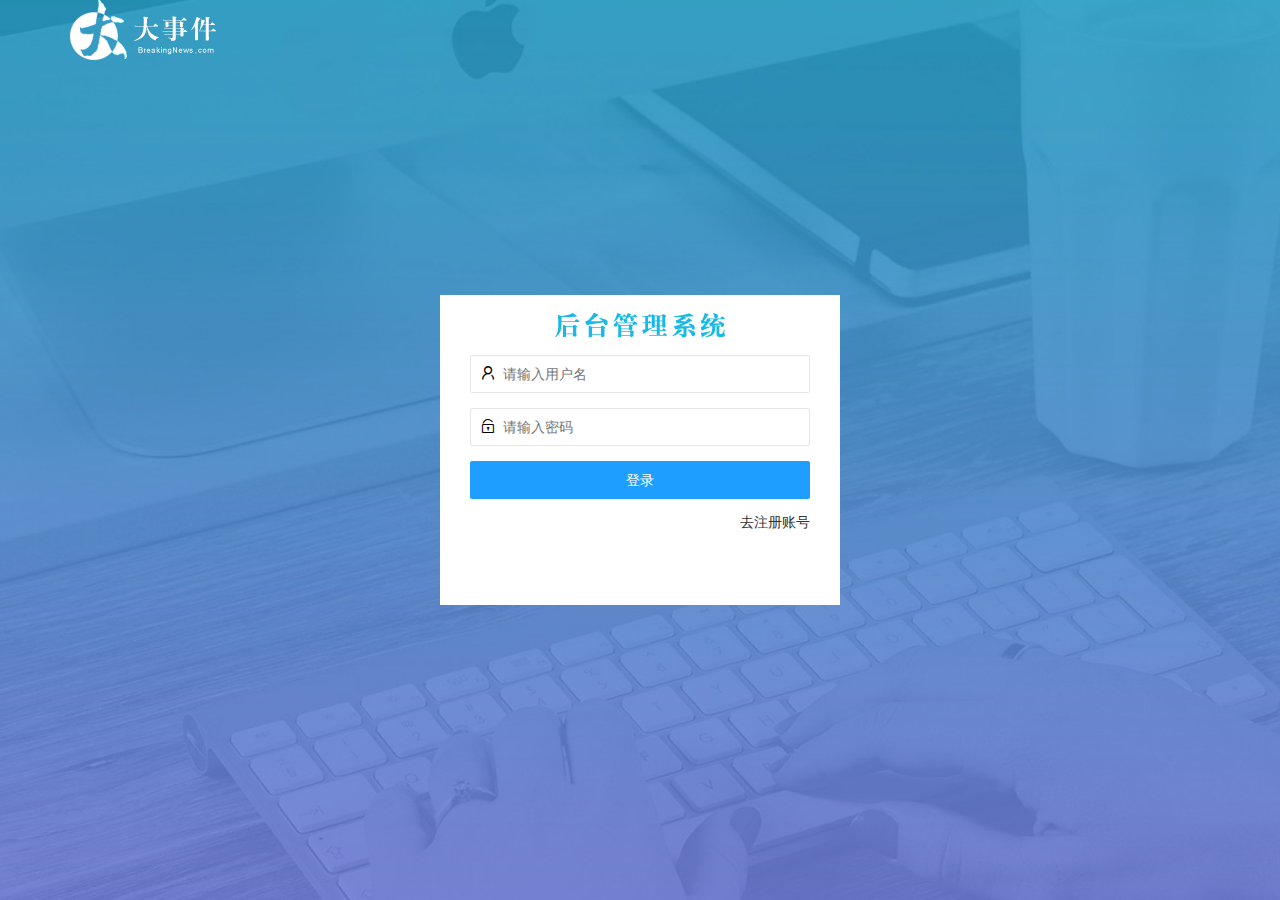
<file: login.html>
<!DOCTYPE html>
<html lang="en">

<head>
    <meta charset="UTF-8">
    <meta name="viewport" content="width=device-width, initial-scale=1.0">
    <title>Document</title>
    <link rel="stylesheet" href="./assets/lib/layui/css/layui.css">
    <link rel="stylesheet" href="./assets/css/login.css">

</head>

<body>
    <div class="layui-main">
        <img src="./assets/images/logo.png" alt="">



    </div>
    <div class="loginBox">
        <div class="Boxtitle"></div>
        <div class="box-login">
            <form class="layui-form" id="from_dl">
                <!-- 用户名 -->
                <div class="layui-form-item">
                    <i class="layui-icon layui-icon-username"></i>
                    <input type="text" name="username" required lay-verify="required" placeholder="请输入用户名"
                        autocomplete="off" class="layui-input">
                </div>
                <!-- 密码 -->
                <div class="layui-form-item">
                    <i class="layui-icon layui-icon-password"></i>
                    <input type="password" name="password" required lay-verify="required|pwd" placeholder="请输入密码"
                        autocomplete="off" class="layui-input">
                </div>
                <!-- 按钮 -->
                <div class="layui-form-item">
                    <button class="layui-btn layui-btn-fluid layui-btn-normal" lay-submit
                        lay-filter="formDemo">登录</button>
                </div>
                <div class="layui-form-item qh-register">
                    <a href="javascript:;" id="link-rigth">去注册账号</a>
                </div>
            </form>
        </div>
        <div class="box-register">
            <form class="layui-form" action="" id="from-tj">
                <!-- 用户名 -->
                <div class="layui-form-item">
                    <i class="layui-icon layui-icon-username"></i>
                    <input type="text" name="username" required lay-verify="required" placeholder="请输入用户名"
                        autocomplete="off" class="layui-input">
                </div>
                <!-- 密码 -->
                <div class="layui-form-item">
                    <i class="layui-icon layui-icon-password"></i>
                    <input type="password" name="password" required lay-verify="required|pwd" placeholder="请输入密码"
                        autocomplete="off" class="layui-input">
                </div>
                <!-- 再次确认密码 -->
                <div class="layui-form-item">
                    <i class="layui-icon layui-icon-password"></i>
                    <input type="password" name="repassword" required lay-verify="required|pwd" placeholder="请再次输入密码"
                        autocomplete="off" class="layui-input">
                </div>
                <!-- 按钮 -->
                <div class="layui-form-item">
                    <button class="layui-btn layui-btn-fluid layui-btn-normal" lay-submit
                        lay-filter="formDemo">注册完成</button>
                </div>
                <div class="layui-form-item qh-register">
                    <a href="javascript:;" id="link-left">去登录</a>

                </div>
            </form>







        </div>
    </div>
</body>
<script src="./assets/lib/layui/layui.all.js"></script>
<script src="./assets/lib/jquery.js"></script>
<script src="./assets/js/baseAPI.js"></script>
<script src="./assets/js/login.js"></script>

</html>
</file>
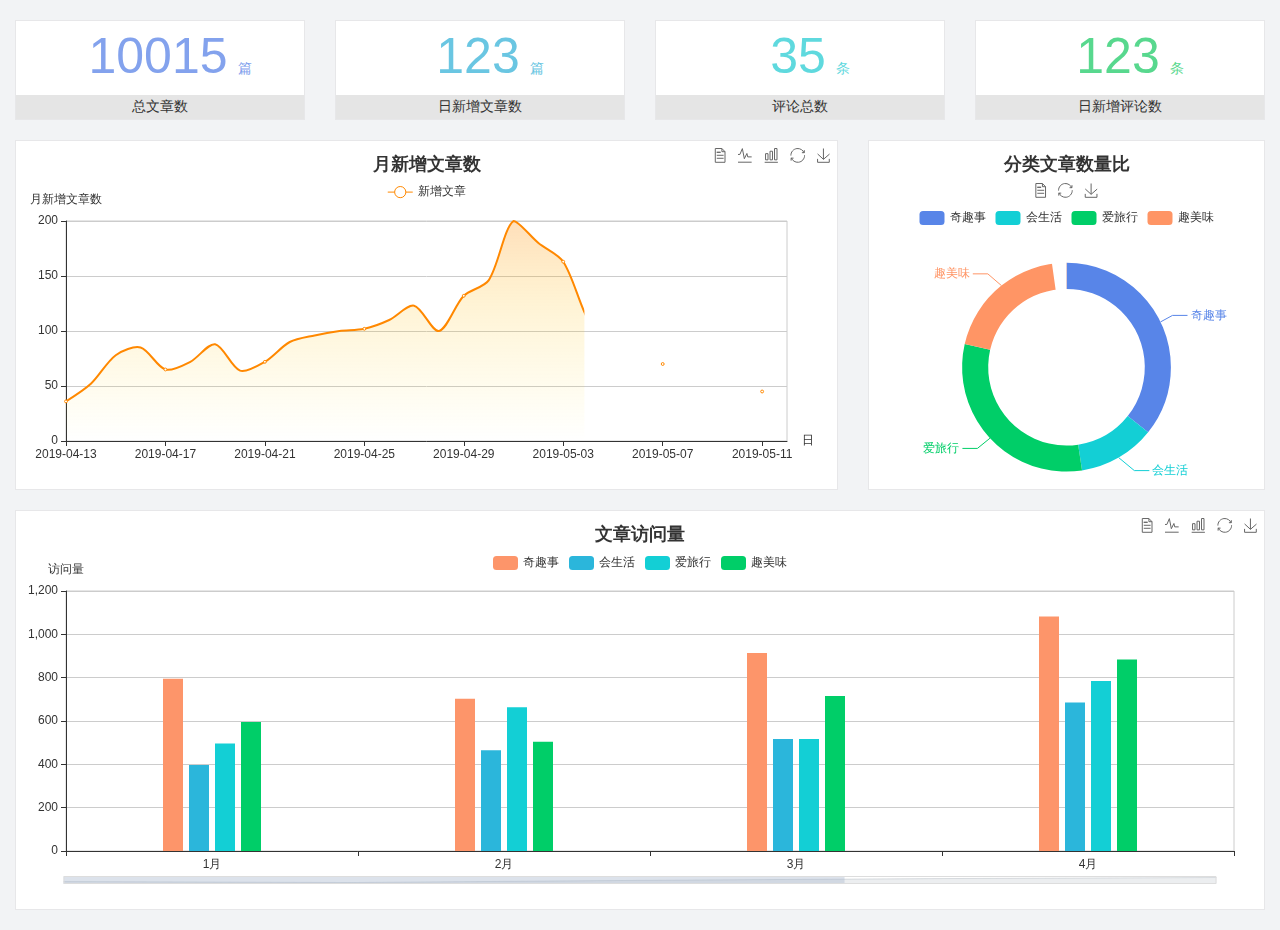
<file: home/dashboard.html>
<!DOCTYPE html>
<html lang="en">

<head>
  <meta charset="UTF-8">
  <meta name="viewport" content="width=device-width, initial-scale=1.0">
  <meta http-equiv="X-UA-Compatible" content="ie=edge">
  <title>图表统计</title>
  <link rel="stylesheet" href="../../assets/lib/bootstrap.css" />
  <link rel="stylesheet" href="../../assets/lib/main.css" />
  <script src="../../assets/lib/jquery.js"></script>
  <script type="text/javascript" src="../../assets/lib/echarts.min.js"></script>
</head>

<body>
  <div class="container-fluid">
    <div class="row spannel_list">
      <div class="col-sm-3 col-xs-6">
        <div class="spannel">
          <em>10015</em><span>篇</span>
          <b>总文章数</b>
        </div>
      </div>
      <div class="col-sm-3 col-xs-6">
        <div class="spannel scolor01">
          <em>123</em><span>篇</span>
          <b>日新增文章数</b>
        </div>
      </div>
      <div class="col-sm-3 col-xs-6">
        <div class="spannel scolor02">
          <em>35</em><span>条</span>
          <b>评论总数</b>
        </div>
      </div>
      <div class="col-sm-3 col-xs-6">
        <div class="spannel scolor03">
          <em>123</em><span>条</span>
          <b>日新增评论数</b>
        </div>
      </div>
    </div>
  </div>

  <div class="container-fluid">
    <div class="row curve-pie">
      <div class="col-lg-8 col-md-8">
        <div class="gragh_pannel" id="curve_show"></div>
      </div>
      <div class="col-lg-4 col-md-4">
        <div class="gragh_pannel" id="pie_show"></div>
      </div>
    </div>
  </div>

  <div class="container-fluid">
    <div class="column_pannel" id="column_show"></div>
  </div>

  <script>
    var oChart = echarts.init(document.getElementById('curve_show'));
    var aList_all = [
      { 'count': 36, 'date': '2019-04-13' },
      { 'count': 52, 'date': '2019-04-14' },
      { 'count': 78, 'date': '2019-04-15' },
      { 'count': 85, 'date': '2019-04-16' },
      { 'count': 65, 'date': '2019-04-17' },
      { 'count': 72, 'date': '2019-04-18' },
      { 'count': 88, 'date': '2019-04-19' },
      { 'count': 64, 'date': '2019-04-20' },
      { 'count': 72, 'date': '2019-04-21' },
      { 'count': 90, 'date': '2019-04-22' },
      { 'count': 96, 'date': '2019-04-23' },
      { 'count': 100, 'date': '2019-04-24' },
      { 'count': 102, 'date': '2019-04-25' },
      { 'count': 110, 'date': '2019-04-26' },
      { 'count': 123, 'date': '2019-04-27' },
      { 'count': 100, 'date': '2019-04-28' },
      { 'count': 132, 'date': '2019-04-29' },
      { 'count': 146, 'date': '2019-04-30' },
      { 'count': 200, 'date': '2019-05-01' },
      { 'count': 180, 'date': '2019-05-02' },
      { 'count': 163, 'date': '2019-05-03' },
      { 'count': 110, 'date': '2019-05-04' },
      { 'count': 80, 'date': '2019-05-05' },
      { 'count': 82, 'date': '2019-05-06' },
      { 'count': 70, 'date': '2019-05-07' },
      { 'count': 65, 'date': '2019-05-08' },
      { 'count': 54, 'date': '2019-05-09' },
      { 'count': 40, 'date': '2019-05-10' },
      { 'count': 45, 'date': '2019-05-11' },
      { 'count': 38, 'date': '2019-05-12' },
    ];

    let aCount = [];
    let aDate = [];

    for (var i = 0; i < aList_all.length; i++) {
      aCount.push(aList_all[i].count);
      aDate.push(aList_all[i].date);
    }

    var chartopt = {
      title: {
        text: '月新增文章数',
        left: 'center',
        top: '10'
      },
      tooltip: {
        trigger: 'axis'
      },
      legend: {
        data: ['新增文章'],
        top: '40'
      },
      toolbox: {
        show: true,
        feature: {
          mark: { show: true },
          dataView: { show: true, readOnly: false },
          magicType: { show: true, type: ['line', 'bar'] },
          restore: { show: true },
          saveAsImage: { show: true }
        }
      },
      calculable: true,
      xAxis: [
        {
          name: '日',
          type: 'category',
          boundaryGap: false,
          data: aDate
        }
      ],
      yAxis: [
        {
          name: '月新增文章数',
          type: 'value'
        }
      ],
      series: [
        {
          name: '新增文章',
          type: 'line',
          smooth: true,
          itemStyle: { normal: { areaStyle: { type: 'default' }, color: '#f80' }, lineStyle: { color: '#f80' } },
          data: aCount
        }],
      areaStyle: {
        normal: {
          color: new echarts.graphic.LinearGradient(0, 0, 0, 1, [{
            offset: 0,
            color: 'rgba(255,136,0,0.39)'
          }, {
            offset: .34,
            color: 'rgba(255,180,0,0.25)'
          }, {
            offset: 1,
            color: 'rgba(255,222,0,0.00)'
          }])

        }
      },
      grid: {
        show: true,
        x: 50,
        x2: 50,
        y: 80,
        height: 220
      }
    };

    oChart.setOption(chartopt);


    var oPie = echarts.init(document.getElementById('pie_show'));
    var oPieopt =
    {
      title: {
        top: 10,
        text: '分类文章数量比',
        x: 'center'
      },
      tooltip: {
        trigger: 'item',
        formatter: "{a} <br/>{b} : {c} ({d}%)"
      },
      color: ['#5885e8', '#13cfd5', '#00ce68', '#ff9565'],
      legend: {
        x: 'center',
        top: 65,
        data: ['奇趣事', '会生活', '爱旅行', '趣美味']
      },
      toolbox: {
        show: true,
        x: 'center',
        top: 35,
        feature: {
          mark: { show: true },
          dataView: { show: true, readOnly: false },
          magicType: {
            show: true,
            type: ['pie', 'funnel'],
            option: {
              funnel: {
                x: '25%',
                width: '50%',
                funnelAlign: 'left',
                max: 1548
              }
            }
          },
          restore: { show: true },
          saveAsImage: { show: true }
        }
      },
      calculable: true,
      series: [
        {
          name: '访问来源',
          type: 'pie',
          radius: ['45%', '60%'],
          center: ['50%', '65%'],
          data: [
            { value: 300, name: '奇趣事' },
            { value: 100, name: '会生活' },
            { value: 260, name: '爱旅行' },
            { value: 180, name: '趣美味' }
          ]
        }
      ]
    };
    oPie.setOption(oPieopt);



    var oColumn = this.echarts.init(document.getElementById('column_show'));
    var oColumnopt =
    {
      title: {
        text: '文章访问量',
        left: 'center',
        top: '10'
      },
      tooltip: {
        trigger: 'axis'
      },
      legend: {
        data: ['奇趣事', '会生活', '爱旅行', '趣美味'],
        top: '40'
      },
      toolbox: {
        show: true,
        feature: {
          mark: { show: true },
          dataView: { show: true, readOnly: false },
          magicType: { show: true, type: ['line', 'bar'] },
          restore: { show: true },
          saveAsImage: { show: true }
        }
      },
      calculable: true,
      xAxis: [
        {
          type: 'category',
          data: ['1月', '2月', '3月', '4月', '5月']
        }
      ],
      yAxis: [
        {
          name: '访问量',
          type: 'value'
        }
      ],
      series: [
        {
          name: '奇趣事',
          type: 'bar',
          barWidth: 20,
          itemStyle: {
            normal: { areaStyle: { type: 'default' }, color: '#fd956a' }
          },
          data: [800, 708, 920, 1090, 1200]
        },
        {
          name: '会生活',
          type: 'bar',
          barWidth: 20,
          itemStyle: {
            normal: { areaStyle: { type: 'default' }, color: '#2bb6db' }
          },
          data: [400, 468, 520, 690, 800]
        },
        {
          name: '爱旅行',
          type: 'bar',
          barWidth: 20,
          itemStyle: {
            normal: { areaStyle: { type: 'default' }, color: '#13cfd5' }
          },
          data: [500, 668, 520, 790, 900]
        },
        {
          name: '趣美味',
          type: 'bar',
          barWidth: 20,
          itemStyle: {
            normal: { areaStyle: { type: 'default' }, color: '#00ce68' }
          },
          data: [600, 508, 720, 890, 1000]
        }
      ],
      grid: {
        show: true,
        x: 50,
        x2: 30,
        y: 80,
        height: 260
      },
      dataZoom: [//给x轴设置滚动条
        {
          start: 0,//默认为0
          end: 100 - 1000 / 31,//默认为100
          type: 'slider',
          show: true,
          xAxisIndex: [0],
          handleSize: 0,//滑动条的 左右2个滑动条的大小
          height: 8,//组件高度
          left: 45, //左边的距离
          right: 50,//右边的距离
          bottom: 26,//右边的距离
          handleColor: '#ddd',//h滑动图标的颜色
          handleStyle: {
            borderColor: "#cacaca",
            borderWidth: "1",
            shadowBlur: 2,
            background: "#ddd",
            shadowColor: "#ddd",
          }
        }]
    };
    oColumn.setOption(oColumnopt);
  </script>
</body>

</html>
</file>
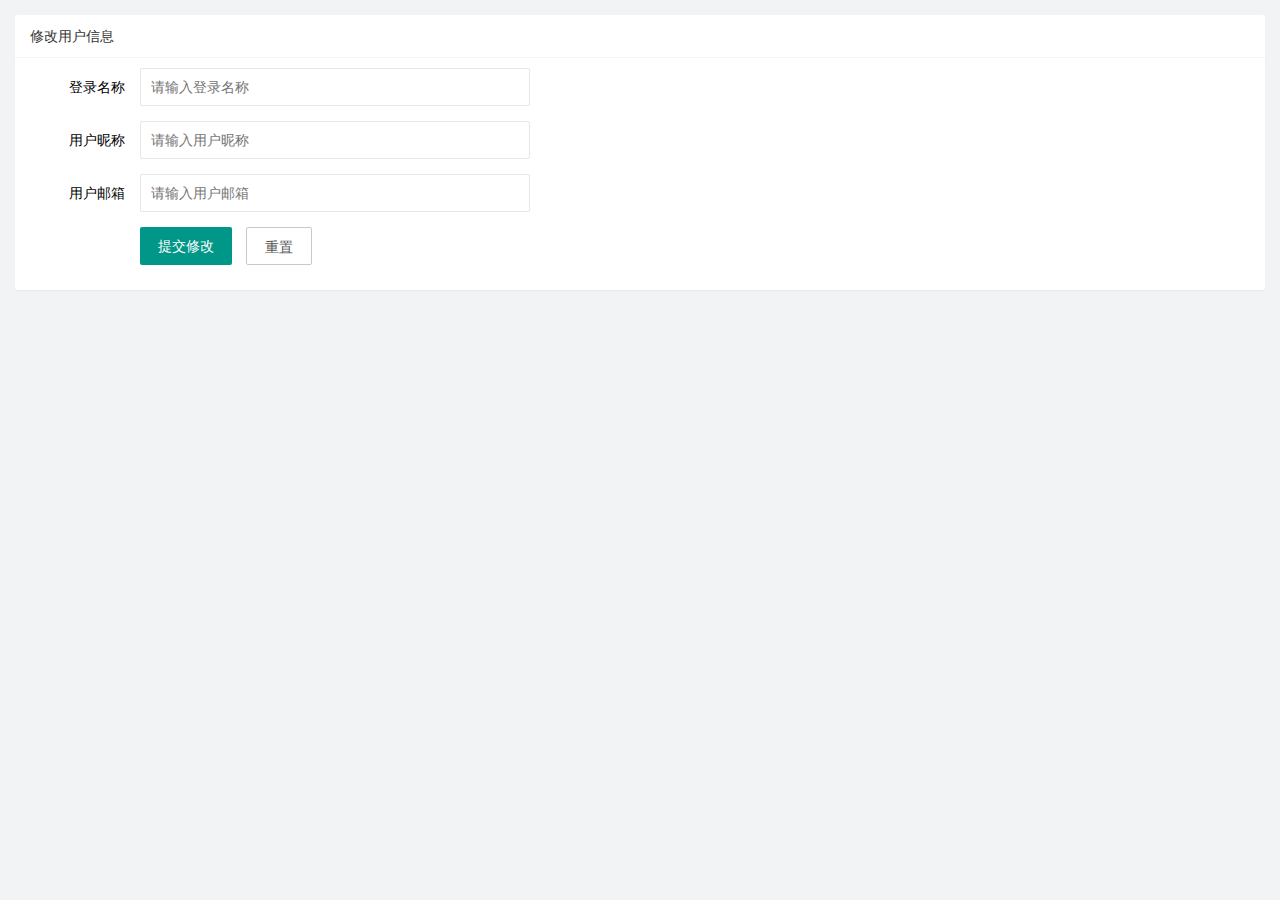
<file: user/user_info.html>
<!DOCTYPE html>
<html lang="en">

<head>
    <meta charset="UTF-8">
    <meta name="viewport" content="width=device-width, initial-scale=1.0">
    <title>Document</title>
    <link rel="stylesheet" href="/assets/lib/layui/css/layui.css">

    <link rel="stylesheet" href="../assets/css/userinfo.css">
</head>

<body>
    <!-- 卡片区域 -->
    <div class="layui-card">
        <div class="layui-card-header">修改用户信息</div>
        <div class="layui-card-body">
            <!-- form 表单区域 -->
            <form class="layui-form" lay-filter="formUserInfo">
                <input type="hidden" name="id" value="" />
                <div class="layui-form-item">
                    <label class="layui-form-label">登录名称</label>
                    <div class="layui-input-block">
                        <input type="text" name="username" required lay-verify="required" placeholder="请输入登录名称"
                            autocomplete="off" class="layui-input" readonly />
                    </div>
                </div>
                <div class="layui-form-item">
                    <label class="layui-form-label">用户昵称</label>
                    <div class="layui-input-block">
                        <input type="text" name="nickname" required lay-verify="required|nickname" placeholder="请输入用户昵称"
                            autocomplete="off" class="layui-input" />
                    </div>
                </div>
                <div class="layui-form-item">
                    <label class="layui-form-label">用户邮箱</label>
                    <div class="layui-input-block">
                        <input type="text" name="email" required lay-verify="required|email" placeholder="请输入用户邮箱"
                            autocomplete="off" class="layui-input" />
                    </div>
                </div>
                <div class="layui-form-item">
                    <div class="layui-input-block">
                        <button class="layui-btn" lay-submit lay-filter="formDemo">提交修改</button>
                        <button type="reset" class="layui-btn layui-btn-primary" id="btnRester">重置</button>
                    </div>
                </div>
            </form>
        </div>
    </div>

</body>
<script src="/assets/lib/layui/layui.all.js"></script>
<script src="/assets/lib/jquery.js"></script>
<script src="/assets/js/baseAPI.js"></script>
<script src="/assets/js/userinfo.js"></script>

</html>
</file>
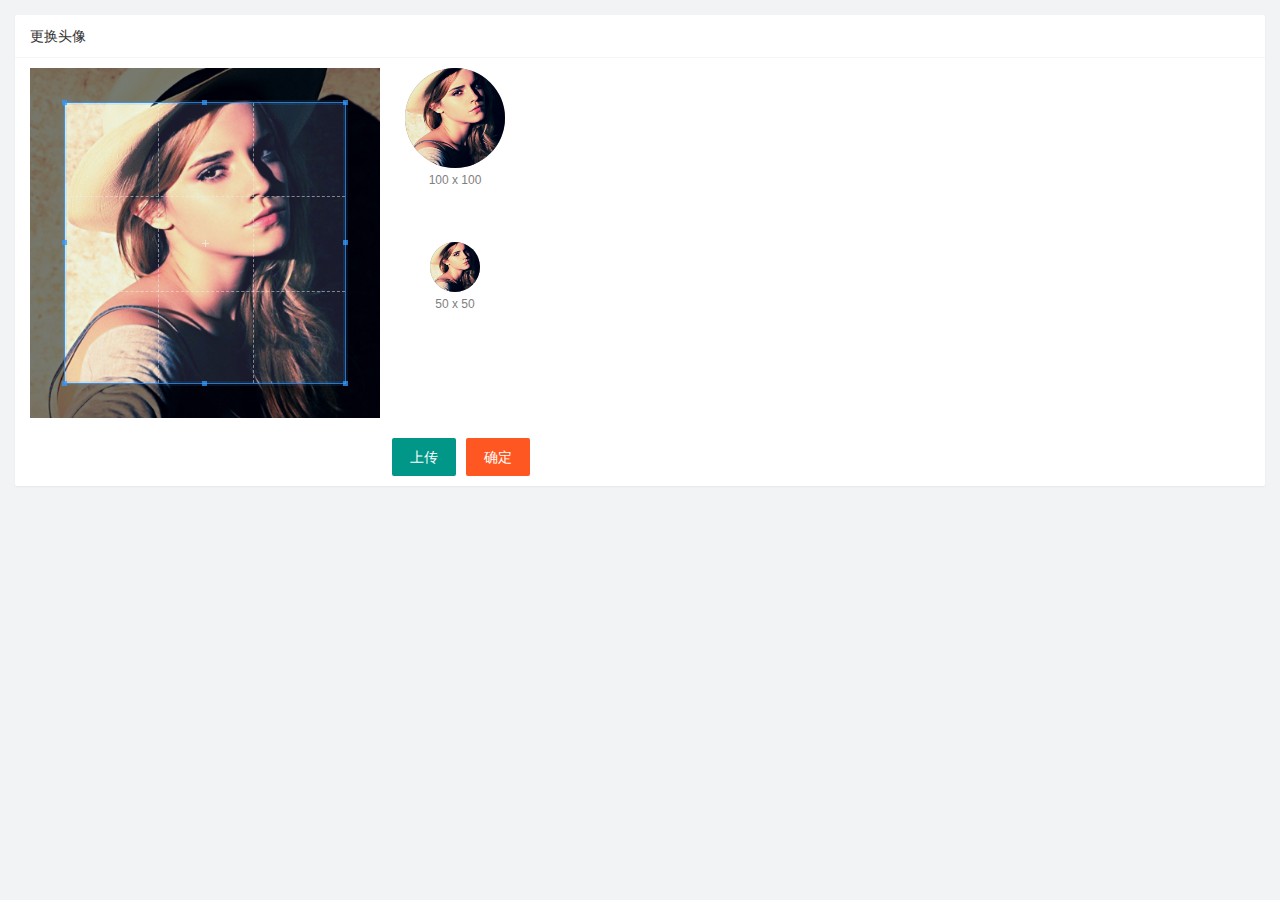
<file: user/useravatar.html>
<!DOCTYPE html>
<html lang="en">

<head>
    <meta charset="UTF-8">
    <meta name="viewport" content="width=device-width, initial-scale=1.0">
    <title>Document</title>
    <link rel="stylesheet" href="/assets/lib/layui/css/layui.css">
    <link rel="stylesheet" href="/assets/lib/cropper/cropper.css">
    <link rel="stylesheet" href="/assets/css/useravatar.css">
</head>

<body>
    <div class="layui-card">
        <div class="layui-card-header">更换头像</div>
        <div class="layui-card-body">
            <!-- 第一行的图片裁剪和预览区域 -->
            <div class="row1">
                <!-- 图片裁剪区域 -->
                <div class="cropper-box">
                    <!-- 这个 img 标签很重要，将来会把它初始化为裁剪区域 -->
                    <img id="image" src="/assets/images/sample.jpg" />
                </div>
                <!-- 图片的预览区域 -->
                <div class="preview-box">
                    <div>
                        <!-- 宽高为 100px 的预览区域 -->
                        <div class="img-preview w100"></div>
                        <p class="size">100 x 100</p>
                    </div>
                    <div>
                        <!-- 宽高为 50px 的预览区域 -->
                        <div class="img-preview w50"></div>
                        <p class="size">50 x 50</p>
                    </div>
                </div>
            </div <!-- 第二行的按钮区域 -->
            <div class="row2">
                <input type="file" id="file" accept="image/png,image/jpeg">
                <button type="button" class="layui-btn" id="uploadpt">上传</button>
                <button type="button" class="layui-btn layui-btn-danger" id="changetp">确定</button>
            </div>
        </div>
    </div>
</body>
<script src="/assets/lib/layui/layui.all.js"></script>
<script src="/assets/lib/jquery.js"></script>
<script src="/assets/lib/cropper/Cropper.js"></script>
<script src="/assets/lib/cropper/jquery-cropper.js"></script>
<script src="/assets/js/baseAPI.js"></script>
<script src="/assets/js/useravatar.js"></script>

</html>
</file>
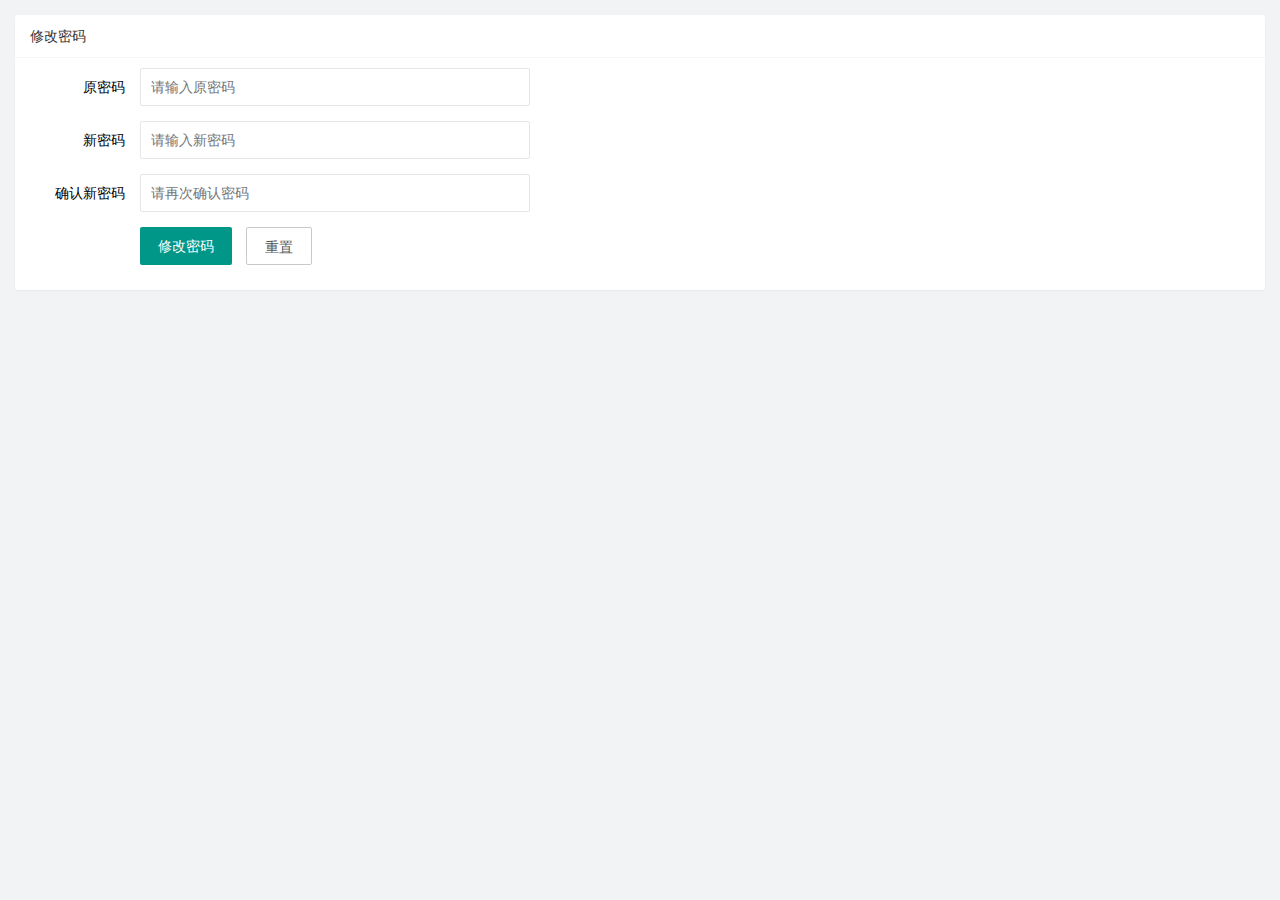
<file: user/userpassword.html>
<!DOCTYPE html>
<html lang="en">
<head>
    <meta charset="UTF-8">
    <meta name="viewport" content="width=device-width, initial-scale=1.0">
    <title>Document</title>
    <link rel="stylesheet" href="/assets/lib/layui/css/layui.css">
    <link rel="stylesheet" href="/assets/css/userpassword.css">
</head>
<body>
    <div class="layui-card">
        <div class="layui-card-header">修改密码</div>
        <div class="layui-card-body">
          <form class="layui-form">
            <div class="layui-form-item">
              <label class="layui-form-label">原密码</label>
              <div class="layui-input-block">
                <input type="password" name="oldPwd" required lay-verify="required|pwd" placeholder="请输入原密码" autocomplete="off" class="layui-input" />
              </div>
            </div>
            <div class="layui-form-item">
              <label class="layui-form-label">新密码</label>
              <div class="layui-input-block">
                <input type="password" name="newPwd" required lay-verify="required|pwd|zpwd" placeholder="请输入新密码" autocomplete="off" class="layui-input" />
              </div>
            </div>
            <div class="layui-form-item">
              <label class="layui-form-label">确认新密码</label>
              <div class="layui-input-block">
                <input type="password" name="rePwd" required lay-verify="required|pwd|spwd" placeholder="请再次确认密码" autocomplete="off" class="layui-input" />
              </div>
            </div>
            <div class="layui-form-item">
              <div class="layui-input-block">
                <button class="layui-btn" lay-submit lay-filter="formDemo">修改密码</button>
                <button type="reset" class="layui-btn layui-btn-primary">重置</button>
              </div>
            </div>
          </form>
        </div>
      </div>
</body>
<script src="/assets/lib/layui/layui.all.js"></script>
<script src="/assets/lib/jquery.js"></script>
<script src="/assets/js/baseAPI.js"></script>
<script src="/assets/js/userpassword.js"></script>
</html>
</file>
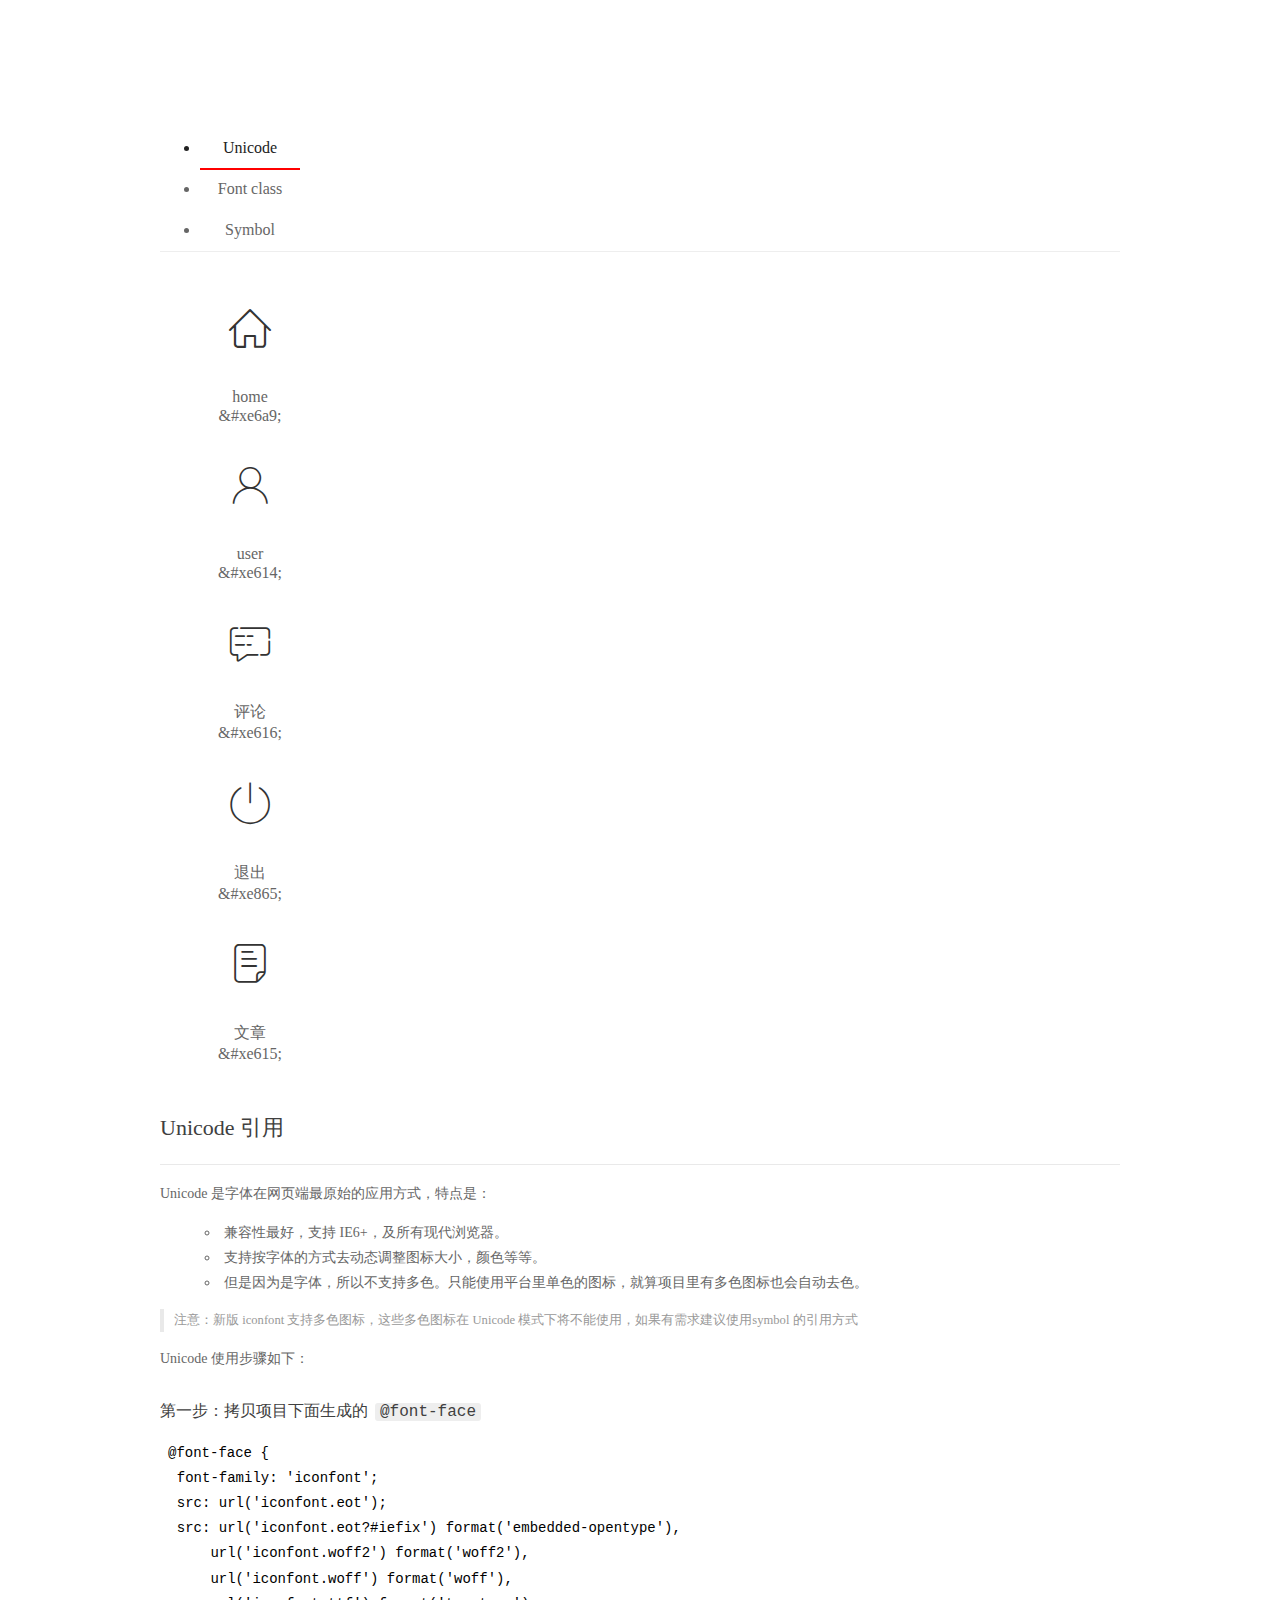
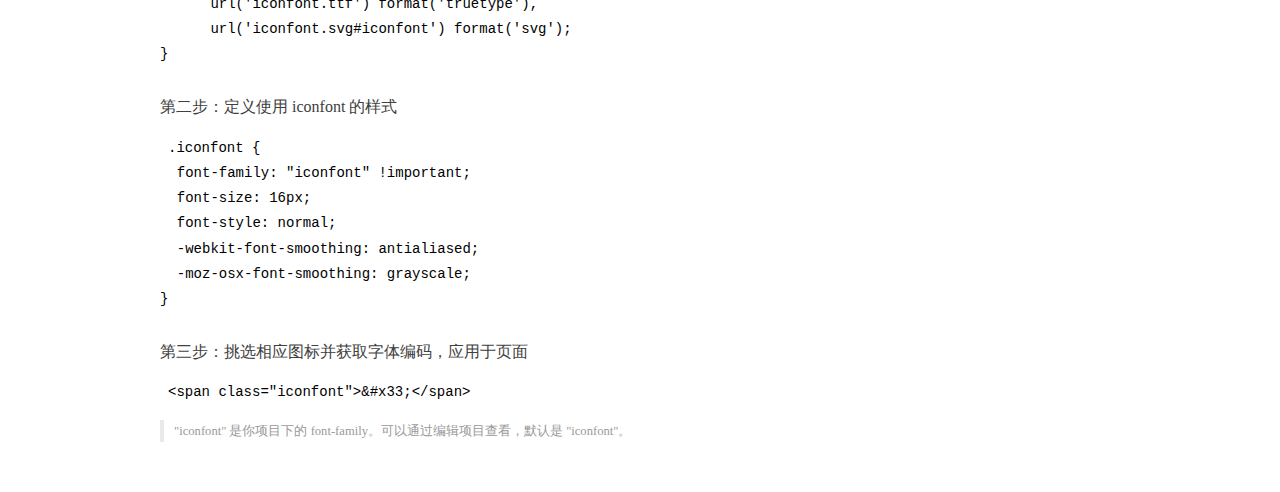
<file: assets/fonts/demo_index.html>
<!DOCTYPE html>
<html>
<head>
  <meta charset="utf-8"/>
  <title>IconFont Demo</title>
  <link rel="shortcut icon" href="https://gtms04.alicdn.com/tps/i4/TB1_oz6GVXXXXaFXpXXJDFnIXXX-64-64.ico" type="image/x-icon"/>
  <link rel="stylesheet" href="https://g.alicdn.com/thx/cube/1.3.2/cube.min.css">
  <link rel="stylesheet" href="demo.css">
  <link rel="stylesheet" href="iconfont.css">
  <script src="iconfont.js"></script>
  <!-- jQuery -->
  <script src="https://a1.alicdn.com/oss/uploads/2018/12/26/7bfddb60-08e8-11e9-9b04-53e73bb6408b.js"></script>
  <!-- 代码高亮 -->
  <script src="https://a1.alicdn.com/oss/uploads/2018/12/26/a3f714d0-08e6-11e9-8a15-ebf944d7534c.js"></script>
</head>
<body>
  <div class="main">
    <h1 class="logo"><a href="https://www.iconfont.cn/" title="iconfont 首页" target="_blank">&#xe86b;</a></h1>
    <div class="nav-tabs">
      <ul id="tabs" class="dib-box">
        <li class="dib active"><span>Unicode</span></li>
        <li class="dib"><span>Font class</span></li>
        <li class="dib"><span>Symbol</span></li>
      </ul>
      
    </div>
    <div class="tab-container">
      <div class="content unicode" style="display: block;">
          <ul class="icon_lists dib-box">
          
            <li class="dib">
              <span class="icon iconfont">&#xe6a9;</span>
                <div class="name">home</div>
                <div class="code-name">&amp;#xe6a9;</div>
              </li>
          
            <li class="dib">
              <span class="icon iconfont">&#xe614;</span>
                <div class="name">user</div>
                <div class="code-name">&amp;#xe614;</div>
              </li>
          
            <li class="dib">
              <span class="icon iconfont">&#xe616;</span>
                <div class="name">评论</div>
                <div class="code-name">&amp;#xe616;</div>
              </li>
          
            <li class="dib">
              <span class="icon iconfont">&#xe865;</span>
                <div class="name">退出</div>
                <div class="code-name">&amp;#xe865;</div>
              </li>
          
            <li class="dib">
              <span class="icon iconfont">&#xe615;</span>
                <div class="name">文章</div>
                <div class="code-name">&amp;#xe615;</div>
              </li>
          
          </ul>
          <div class="article markdown">
          <h2 id="unicode-">Unicode 引用</h2>
          <hr>

          <p>Unicode 是字体在网页端最原始的应用方式，特点是：</p>
          <ul>
            <li>兼容性最好，支持 IE6+，及所有现代浏览器。</li>
            <li>支持按字体的方式去动态调整图标大小，颜色等等。</li>
            <li>但是因为是字体，所以不支持多色。只能使用平台里单色的图标，就算项目里有多色图标也会自动去色。</li>
          </ul>
          <blockquote>
            <p>注意：新版 iconfont 支持多色图标，这些多色图标在 Unicode 模式下将不能使用，如果有需求建议使用symbol 的引用方式</p>
          </blockquote>
          <p>Unicode 使用步骤如下：</p>
          <h3 id="-font-face">第一步：拷贝项目下面生成的 <code>@font-face</code></h3>
<pre><code class="language-css"
>@font-face {
  font-family: 'iconfont';
  src: url('iconfont.eot');
  src: url('iconfont.eot?#iefix') format('embedded-opentype'),
      url('iconfont.woff2') format('woff2'),
      url('iconfont.woff') format('woff'),
      url('iconfont.ttf') format('truetype'),
      url('iconfont.svg#iconfont') format('svg');
}
</code></pre>
          <h3 id="-iconfont-">第二步：定义使用 iconfont 的样式</h3>
<pre><code class="language-css"
>.iconfont {
  font-family: "iconfont" !important;
  font-size: 16px;
  font-style: normal;
  -webkit-font-smoothing: antialiased;
  -moz-osx-font-smoothing: grayscale;
}
</code></pre>
          <h3 id="-">第三步：挑选相应图标并获取字体编码，应用于页面</h3>
<pre>
<code class="language-html"
>&lt;span class="iconfont"&gt;&amp;#x33;&lt;/span&gt;
</code></pre>
          <blockquote>
            <p>"iconfont" 是你项目下的 font-family。可以通过编辑项目查看，默认是 "iconfont"。</p>
          </blockquote>
          </div>
      </div>
      <div class="content font-class">
        <ul class="icon_lists dib-box">
          
          <li class="dib">
            <span class="icon iconfont icon-home"></span>
            <div class="name">
              home
            </div>
            <div class="code-name">.icon-home
            </div>
          </li>
          
          <li class="dib">
            <span class="icon iconfont icon-user"></span>
            <div class="name">
              user
            </div>
            <div class="code-name">.icon-user
            </div>
          </li>
          
          <li class="dib">
            <span class="icon iconfont icon-pinglun"></span>
            <div class="name">
              评论
            </div>
            <div class="code-name">.icon-pinglun
            </div>
          </li>
          
          <li class="dib">
            <span class="icon iconfont icon-tuichu"></span>
            <div class="name">
              退出
            </div>
            <div class="code-name">.icon-tuichu
            </div>
          </li>
          
          <li class="dib">
            <span class="icon iconfont icon-16"></span>
            <div class="name">
              文章
            </div>
            <div class="code-name">.icon-16
            </div>
          </li>
          
        </ul>
        <div class="article markdown">
        <h2 id="font-class-">font-class 引用</h2>
        <hr>

        <p>font-class 是 Unicode 使用方式的一种变种，主要是解决 Unicode 书写不直观，语意不明确的问题。</p>
        <p>与 Unicode 使用方式相比，具有如下特点：</p>
        <ul>
          <li>兼容性良好，支持 IE8+，及所有现代浏览器。</li>
          <li>相比于 Unicode 语意明确，书写更直观。可以很容易分辨这个 icon 是什么。</li>
          <li>因为使用 class 来定义图标，所以当要替换图标时，只需要修改 class 里面的 Unicode 引用。</li>
          <li>不过因为本质上还是使用的字体，所以多色图标还是不支持的。</li>
        </ul>
        <p>使用步骤如下：</p>
        <h3 id="-fontclass-">第一步：引入项目下面生成的 fontclass 代码：</h3>
<pre><code class="language-html">&lt;link rel="stylesheet" href="./iconfont.css"&gt;
</code></pre>
        <h3 id="-">第二步：挑选相应图标并获取类名，应用于页面：</h3>
<pre><code class="language-html">&lt;span class="iconfont icon-xxx"&gt;&lt;/span&gt;
</code></pre>
        <blockquote>
          <p>"
            iconfont" 是你项目下的 font-family。可以通过编辑项目查看，默认是 "iconfont"。</p>
        </blockquote>
      </div>
      </div>
      <div class="content symbol">
          <ul class="icon_lists dib-box">
          
            <li class="dib">
                <svg class="icon svg-icon" aria-hidden="true">
                  <use xlink:href="#icon-home"></use>
                </svg>
                <div class="name">home</div>
                <div class="code-name">#icon-home</div>
            </li>
          
            <li class="dib">
                <svg class="icon svg-icon" aria-hidden="true">
                  <use xlink:href="#icon-user"></use>
                </svg>
                <div class="name">user</div>
                <div class="code-name">#icon-user</div>
            </li>
          
            <li class="dib">
                <svg class="icon svg-icon" aria-hidden="true">
                  <use xlink:href="#icon-pinglun"></use>
                </svg>
                <div class="name">评论</div>
                <div class="code-name">#icon-pinglun</div>
            </li>
          
            <li class="dib">
                <svg class="icon svg-icon" aria-hidden="true">
                  <use xlink:href="#icon-tuichu"></use>
                </svg>
                <div class="name">退出</div>
                <div class="code-name">#icon-tuichu</div>
            </li>
          
            <li class="dib">
                <svg class="icon svg-icon" aria-hidden="true">
                  <use xlink:href="#icon-16"></use>
                </svg>
                <div class="name">文章</div>
                <div class="code-name">#icon-16</div>
            </li>
          
          </ul>
          <div class="article markdown">
          <h2 id="symbol-">Symbol 引用</h2>
          <hr>

          <p>这是一种全新的使用方式，应该说这才是未来的主流，也是平台目前推荐的用法。相关介绍可以参考这篇<a href="">文章</a>
            这种用法其实是做了一个 SVG 的集合，与另外两种相比具有如下特点：</p>
          <ul>
            <li>支持多色图标了，不再受单色限制。</li>
            <li>通过一些技巧，支持像字体那样，通过 <code>font-size</code>, <code>color</code> 来调整样式。</li>
            <li>兼容性较差，支持 IE9+，及现代浏览器。</li>
            <li>浏览器渲染 SVG 的性能一般，还不如 png。</li>
          </ul>
          <p>使用步骤如下：</p>
          <h3 id="-symbol-">第一步：引入项目下面生成的 symbol 代码：</h3>
<pre><code class="language-html">&lt;script src="./iconfont.js"&gt;&lt;/script&gt;
</code></pre>
          <h3 id="-css-">第二步：加入通用 CSS 代码（引入一次就行）：</h3>
<pre><code class="language-html">&lt;style&gt;
.icon {
  width: 1em;
  height: 1em;
  vertical-align: -0.15em;
  fill: currentColor;
  overflow: hidden;
}
&lt;/style&gt;
</code></pre>
          <h3 id="-">第三步：挑选相应图标并获取类名，应用于页面：</h3>
<pre><code class="language-html">&lt;svg class="icon" aria-hidden="true"&gt;
  &lt;use xlink:href="#icon-xxx"&gt;&lt;/use&gt;
&lt;/svg&gt;
</code></pre>
          </div>
      </div>

    </div>
  </div>
  <script>
  $(document).ready(function () {
      $('.tab-container .content:first').show()

      $('#tabs li').click(function (e) {
        var tabContent = $('.tab-container .content')
        var index = $(this).index()

        if ($(this).hasClass('active')) {
          return
        } else {
          $('#tabs li').removeClass('active')
          $(this).addClass('active')

          tabContent.hide().eq(index).fadeIn()
        }
      })
    })
  </script>
</body>
</html>
</file>
<file: assets/lib/layui/css/layui.css>
/** layui-v2.5.5 MIT License By https://www.layui.com */
 .layui-inline,img{display:inline-block;vertical-align:middle}h1,h2,h3,h4,h5,h6{font-weight:400}.layui-edge,.layui-header,.layui-inline,.layui-main{position:relative}.layui-body,.layui-edge,.layui-elip{overflow:hidden}.layui-btn,.layui-edge,.layui-inline,img{vertical-align:middle}.layui-btn,.layui-disabled,.layui-icon,.layui-unselect{-moz-user-select:none;-webkit-user-select:none;-ms-user-select:none}.layui-elip,.layui-form-checkbox span,.layui-form-pane .layui-form-label{text-overflow:ellipsis;white-space:nowrap}.layui-breadcrumb,.layui-tree-btnGroup{visibility:hidden}blockquote,body,button,dd,div,dl,dt,form,h1,h2,h3,h4,h5,h6,input,li,ol,p,pre,td,textarea,th,ul{margin:0;padding:0;-webkit-tap-highlight-color:rgba(0,0,0,0)}a:active,a:hover{outline:0}img{border:none}li{list-style:none}table{border-collapse:collapse;border-spacing:0}h4,h5,h6{font-size:100%}button,input,optgroup,option,select,textarea{font-family:inherit;font-size:inherit;font-style:inherit;font-weight:inherit;outline:0}pre{white-space:pre-wrap;white-space:-moz-pre-wrap;white-space:-pre-wrap;white-space:-o-pre-wrap;word-wrap:break-word}body{line-height:24px;font:14px Helvetica Neue,Helvetica,PingFang SC,Tahoma,Arial,sans-serif}hr{height:1px;margin:10px 0;border:0;clear:both}a{color:#333;text-decoration:none}a:hover{color:#777}a cite{font-style:normal;*cursor:pointer}.layui-border-box,.layui-border-box *{box-sizing:border-box}.layui-box,.layui-box *{box-sizing:content-box}.layui-clear{clear:both;*zoom:1}.layui-clear:after{content:'\20';clear:both;*zoom:1;display:block;height:0}.layui-inline{*display:inline;*zoom:1}.layui-edge{display:inline-block;width:0;height:0;border-width:6px;border-style:dashed;border-color:transparent}.layui-edge-top{top:-4px;border-bottom-color:#999;border-bottom-style:solid}.layui-edge-right{border-left-color:#999;border-left-style:solid}.layui-edge-bottom{top:2px;border-top-color:#999;border-top-style:solid}.layui-edge-left{border-right-color:#999;border-right-style:solid}.layui-disabled,.layui-disabled:hover{color:#d2d2d2!important;cursor:not-allowed!important}.layui-circle{border-radius:100%}.layui-show{display:block!important}.layui-hide{display:none!important}@font-face{font-family:layui-icon;src:url(../font/iconfont.eot?v=250);src:url(../font/iconfont.eot?v=250#iefix) format('embedded-opentype'),url(../font/iconfont.woff2?v=250) format('woff2'),url(../font/iconfont.woff?v=250) format('woff'),url(../font/iconfont.ttf?v=250) format('truetype'),url(../font/iconfont.svg?v=250#layui-icon) format('svg')}.layui-icon{font-family:layui-icon!important;font-size:16px;font-style:normal;-webkit-font-smoothing:antialiased;-moz-osx-font-smoothing:grayscale}.layui-icon-reply-fill:before{content:"\e611"}.layui-icon-set-fill:before{content:"\e614"}.layui-icon-menu-fill:before{content:"\e60f"}.layui-icon-search:before{content:"\e615"}.layui-icon-share:before{content:"\e641"}.layui-icon-set-sm:before{content:"\e620"}.layui-icon-engine:before{content:"\e628"}.layui-icon-close:before{content:"\1006"}.layui-icon-close-fill:before{content:"\1007"}.layui-icon-chart-screen:before{content:"\e629"}.layui-icon-star:before{content:"\e600"}.layui-icon-circle-dot:before{content:"\e617"}.layui-icon-chat:before{content:"\e606"}.layui-icon-release:before{content:"\e609"}.layui-icon-list:before{content:"\e60a"}.layui-icon-chart:before{content:"\e62c"}.layui-icon-ok-circle:before{content:"\1005"}.layui-icon-layim-theme:before{content:"\e61b"}.layui-icon-table:before{content:"\e62d"}.layui-icon-right:before{content:"\e602"}.layui-icon-left:before{content:"\e603"}.layui-icon-cart-simple:before{content:"\e698"}.layui-icon-face-cry:before{content:"\e69c"}.layui-icon-face-smile:before{content:"\e6af"}.layui-icon-survey:before{content:"\e6b2"}.layui-icon-tree:before{content:"\e62e"}.layui-icon-upload-circle:before{content:"\e62f"}.layui-icon-add-circle:before{content:"\e61f"}.layui-icon-download-circle:before{content:"\e601"}.layui-icon-templeate-1:before{content:"\e630"}.layui-icon-util:before{content:"\e631"}.layui-icon-face-surprised:before{content:"\e664"}.layui-icon-edit:before{content:"\e642"}.layui-icon-speaker:before{content:"\e645"}.layui-icon-down:before{content:"\e61a"}.layui-icon-file:before{content:"\e621"}.layui-icon-layouts:before{content:"\e632"}.layui-icon-rate-half:before{content:"\e6c9"}.layui-icon-add-circle-fine:before{content:"\e608"}.layui-icon-prev-circle:before{content:"\e633"}.layui-icon-read:before{content:"\e705"}.layui-icon-404:before{content:"\e61c"}.layui-icon-carousel:before{content:"\e634"}.layui-icon-help:before{content:"\e607"}.layui-icon-code-circle:before{content:"\e635"}.layui-icon-water:before{content:"\e636"}.layui-icon-username:before{content:"\e66f"}.layui-icon-find-fill:before{content:"\e670"}.layui-icon-about:before{content:"\e60b"}.layui-icon-location:before{content:"\e715"}.layui-icon-up:before{content:"\e619"}.layui-icon-pause:before{content:"\e651"}.layui-icon-date:before{content:"\e637"}.layui-icon-layim-uploadfile:before{content:"\e61d"}.layui-icon-delete:before{content:"\e640"}.layui-icon-play:before{content:"\e652"}.layui-icon-top:before{content:"\e604"}.layui-icon-friends:before{content:"\e612"}.layui-icon-refresh-3:before{content:"\e9aa"}.layui-icon-ok:before{content:"\e605"}.layui-icon-layer:before{content:"\e638"}.layui-icon-face-smile-fine:before{content:"\e60c"}.layui-icon-dollar:before{content:"\e659"}.layui-icon-group:before{content:"\e613"}.layui-icon-layim-download:before{content:"\e61e"}.layui-icon-picture-fine:before{content:"\e60d"}.layui-icon-link:before{content:"\e64c"}.layui-icon-diamond:before{content:"\e735"}.layui-icon-log:before{content:"\e60e"}.layui-icon-rate-solid:before{content:"\e67a"}.layui-icon-fonts-del:before{content:"\e64f"}.layui-icon-unlink:before{content:"\e64d"}.layui-icon-fonts-clear:before{content:"\e639"}.layui-icon-triangle-r:before{content:"\e623"}.layui-icon-circle:before{content:"\e63f"}.layui-icon-radio:before{content:"\e643"}.layui-icon-align-center:before{content:"\e647"}.layui-icon-align-right:before{content:"\e648"}.layui-icon-align-left:before{content:"\e649"}.layui-icon-loading-1:before{content:"\e63e"}.layui-icon-return:before{content:"\e65c"}.layui-icon-fonts-strong:before{content:"\e62b"}.layui-icon-upload:before{content:"\e67c"}.layui-icon-dialogue:before{content:"\e63a"}.layui-icon-video:before{content:"\e6ed"}.layui-icon-headset:before{content:"\e6fc"}.layui-icon-cellphone-fine:before{content:"\e63b"}.layui-icon-add-1:before{content:"\e654"}.layui-icon-face-smile-b:before{content:"\e650"}.layui-icon-fonts-html:before{content:"\e64b"}.layui-icon-form:before{content:"\e63c"}.layui-icon-cart:before{content:"\e657"}.layui-icon-camera-fill:before{content:"\e65d"}.layui-icon-tabs:before{content:"\e62a"}.layui-icon-fonts-code:before{content:"\e64e"}.layui-icon-fire:before{content:"\e756"}.layui-icon-set:before{content:"\e716"}.layui-icon-fonts-u:before{content:"\e646"}.layui-icon-triangle-d:before{content:"\e625"}.layui-icon-tips:before{content:"\e702"}.layui-icon-picture:before{content:"\e64a"}.layui-icon-more-vertical:before{content:"\e671"}.layui-icon-flag:before{content:"\e66c"}.layui-icon-loading:before{content:"\e63d"}.layui-icon-fonts-i:before{content:"\e644"}.layui-icon-refresh-1:before{content:"\e666"}.layui-icon-rmb:before{content:"\e65e"}.layui-icon-home:before{content:"\e68e"}.layui-icon-user:before{content:"\e770"}.layui-icon-notice:before{content:"\e667"}.layui-icon-login-weibo:before{content:"\e675"}.layui-icon-voice:before{content:"\e688"}.layui-icon-upload-drag:before{content:"\e681"}.layui-icon-login-qq:before{content:"\e676"}.layui-icon-snowflake:before{content:"\e6b1"}.layui-icon-file-b:before{content:"\e655"}.layui-icon-template:before{content:"\e663"}.layui-icon-auz:before{content:"\e672"}.layui-icon-console:before{content:"\e665"}.layui-icon-app:before{content:"\e653"}.layui-icon-prev:before{content:"\e65a"}.layui-icon-website:before{content:"\e7ae"}.layui-icon-next:before{content:"\e65b"}.layui-icon-component:before{content:"\e857"}.layui-icon-more:before{content:"\e65f"}.layui-icon-login-wechat:before{content:"\e677"}.layui-icon-shrink-right:before{content:"\e668"}.layui-icon-spread-left:before{content:"\e66b"}.layui-icon-camera:before{content:"\e660"}.layui-icon-note:before{content:"\e66e"}.layui-icon-refresh:before{content:"\e669"}.layui-icon-female:before{content:"\e661"}.layui-icon-male:before{content:"\e662"}.layui-icon-password:before{content:"\e673"}.layui-icon-senior:before{content:"\e674"}.layui-icon-theme:before{content:"\e66a"}.layui-icon-tread:before{content:"\e6c5"}.layui-icon-praise:before{content:"\e6c6"}.layui-icon-star-fill:before{content:"\e658"}.layui-icon-rate:before{content:"\e67b"}.layui-icon-template-1:before{content:"\e656"}.layui-icon-vercode:before{content:"\e679"}.layui-icon-cellphone:before{content:"\e678"}.layui-icon-screen-full:before{content:"\e622"}.layui-icon-screen-restore:before{content:"\e758"}.layui-icon-cols:before{content:"\e610"}.layui-icon-export:before{content:"\e67d"}.layui-icon-print:before{content:"\e66d"}.layui-icon-slider:before{content:"\e714"}.layui-icon-addition:before{content:"\e624"}.layui-icon-subtraction:before{content:"\e67e"}.layui-icon-service:before{content:"\e626"}.layui-icon-transfer:before{content:"\e691"}.layui-main{width:1140px;margin:0 auto}.layui-header{z-index:1000;height:60px}.layui-header a:hover{transition:all .5s;-webkit-transition:all .5s}.layui-side{position:fixed;left:0;top:0;bottom:0;z-index:999;width:200px;overflow-x:hidden}.layui-side-scroll{position:relative;width:220px;height:100%;overflow-x:hidden}.layui-body{position:absolute;left:200px;right:0;top:0;bottom:0;z-index:998;width:auto;overflow-y:auto;box-sizing:border-box}.layui-layout-body{overflow:hidden}.layui-layout-admin .layui-header{background-color:#23262E}.layui-layout-admin .layui-side{top:60px;width:200px;overflow-x:hidden}.layui-layout-admin .layui-body{position:fixed;top:60px;bottom:44px}.layui-layout-admin .layui-main{width:auto;margin:0 15px}.layui-layout-admin .layui-footer{position:fixed;left:200px;right:0;bottom:0;height:44px;line-height:44px;padding:0 15px;background-color:#eee}.layui-layout-admin .layui-logo{position:absolute;left:0;top:0;width:200px;height:100%;line-height:60px;text-align:center;color:#009688;font-size:16px}.layui-layout-admin .layui-header .layui-nav{background:0 0}.layui-layout-left{position:absolute!important;left:200px;top:0}.layui-layout-right{position:absolute!important;right:0;top:0}.layui-container{position:relative;margin:0 auto;padding:0 15px;box-sizing:border-box}.layui-fluid{position:relative;margin:0 auto;padding:0 15px}.layui-row:after,.layui-row:before{content:'';display:block;clear:both}.layui-col-lg1,.layui-col-lg10,.layui-col-lg11,.layui-col-lg12,.layui-col-lg2,.layui-col-lg3,.layui-col-lg4,.layui-col-lg5,.layui-col-lg6,.layui-col-lg7,.layui-col-lg8,.layui-col-lg9,.layui-col-md1,.layui-col-md10,.layui-col-md11,.layui-col-md12,.layui-col-md2,.layui-col-md3,.layui-col-md4,.layui-col-md5,.layui-col-md6,.layui-col-md7,.layui-col-md8,.layui-col-md9,.layui-col-sm1,.layui-col-sm10,.layui-col-sm11,.layui-col-sm12,.layui-col-sm2,.layui-col-sm3,.layui-col-sm4,.layui-col-sm5,.layui-col-sm6,.layui-col-sm7,.layui-col-sm8,.layui-col-sm9,.layui-col-xs1,.layui-col-xs10,.layui-col-xs11,.layui-col-xs12,.layui-col-xs2,.layui-col-xs3,.layui-col-xs4,.layui-col-xs5,.layui-col-xs6,.layui-col-xs7,.layui-col-xs8,.layui-col-xs9{position:relative;display:block;box-sizing:border-box}.layui-col-xs1,.layui-col-xs10,.layui-col-xs11,.layui-col-xs12,.layui-col-xs2,.layui-col-xs3,.layui-col-xs4,.layui-col-xs5,.layui-col-xs6,.layui-col-xs7,.layui-col-xs8,.layui-col-xs9{float:left}.layui-col-xs1{width:8.33333333%}.layui-col-xs2{width:16.66666667%}.layui-col-xs3{width:25%}.layui-col-xs4{width:33.33333333%}.layui-col-xs5{width:41.66666667%}.layui-col-xs6{width:50%}.layui-col-xs7{width:58.33333333%}.layui-col-xs8{width:66.66666667%}.layui-col-xs9{width:75%}.layui-col-xs10{width:83.33333333%}.layui-col-xs11{width:91.66666667%}.layui-col-xs12{width:100%}.layui-col-xs-offset1{margin-left:8.33333333%}.layui-col-xs-offset2{margin-left:16.66666667%}.layui-col-xs-offset3{margin-left:25%}.layui-col-xs-offset4{margin-left:33.33333333%}.layui-col-xs-offset5{margin-left:41.66666667%}.layui-col-xs-offset6{margin-left:50%}.layui-col-xs-offset7{margin-left:58.33333333%}.layui-col-xs-offset8{margin-left:66.66666667%}.layui-col-xs-offset9{margin-left:75%}.layui-col-xs-offset10{margin-left:83.33333333%}.layui-col-xs-offset11{margin-left:91.66666667%}.layui-col-xs-offset12{margin-left:100%}@media screen and (max-width:768px){.layui-hide-xs{display:none!important}.layui-show-xs-block{display:block!important}.layui-show-xs-inline{display:inline!important}.layui-show-xs-inline-block{display:inline-block!important}}@media screen and (min-width:768px){.layui-container{width:750px}.layui-hide-sm{display:none!important}.layui-show-sm-block{display:block!important}.layui-show-sm-inline{display:inline!important}.layui-show-sm-inline-block{display:inline-block!important}.layui-col-sm1,.layui-col-sm10,.layui-col-sm11,.layui-col-sm12,.layui-col-sm2,.layui-col-sm3,.layui-col-sm4,.layui-col-sm5,.layui-col-sm6,.layui-col-sm7,.layui-col-sm8,.layui-col-sm9{float:left}.layui-col-sm1{width:8.33333333%}.layui-col-sm2{width:16.66666667%}.layui-col-sm3{width:25%}.layui-col-sm4{width:33.33333333%}.layui-col-sm5{width:41.66666667%}.layui-col-sm6{width:50%}.layui-col-sm7{width:58.33333333%}.layui-col-sm8{width:66.66666667%}.layui-col-sm9{width:75%}.layui-col-sm10{width:83.33333333%}.layui-col-sm11{width:91.66666667%}.layui-col-sm12{width:100%}.layui-col-sm-offset1{margin-left:8.33333333%}.layui-col-sm-offset2{margin-left:16.66666667%}.layui-col-sm-offset3{margin-left:25%}.layui-col-sm-offset4{margin-left:33.33333333%}.layui-col-sm-offset5{margin-left:41.66666667%}.layui-col-sm-offset6{margin-left:50%}.layui-col-sm-offset7{margin-left:58.33333333%}.layui-col-sm-offset8{margin-left:66.66666667%}.layui-col-sm-offset9{margin-left:75%}.layui-col-sm-offset10{margin-left:83.33333333%}.layui-col-sm-offset11{margin-left:91.66666667%}.layui-col-sm-offset12{margin-left:100%}}@media screen and (min-width:992px){.layui-container{width:970px}.layui-hide-md{display:none!important}.layui-show-md-block{display:block!important}.layui-show-md-inline{display:inline!important}.layui-show-md-inline-block{display:inline-block!important}.layui-col-md1,.layui-col-md10,.layui-col-md11,.layui-col-md12,.layui-col-md2,.layui-col-md3,.layui-col-md4,.layui-col-md5,.layui-col-md6,.layui-col-md7,.layui-col-md8,.layui-col-md9{float:left}.layui-col-md1{width:8.33333333%}.layui-col-md2{width:16.66666667%}.layui-col-md3{width:25%}.layui-col-md4{width:33.33333333%}.layui-col-md5{width:41.66666667%}.layui-col-md6{width:50%}.layui-col-md7{width:58.33333333%}.layui-col-md8{width:66.66666667%}.layui-col-md9{width:75%}.layui-col-md10{width:83.33333333%}.layui-col-md11{width:91.66666667%}.layui-col-md12{width:100%}.layui-col-md-offset1{margin-left:8.33333333%}.layui-col-md-offset2{margin-left:16.66666667%}.layui-col-md-offset3{margin-left:25%}.layui-col-md-offset4{margin-left:33.33333333%}.layui-col-md-offset5{margin-left:41.66666667%}.layui-col-md-offset6{margin-left:50%}.layui-col-md-offset7{margin-left:58.33333333%}.layui-col-md-offset8{margin-left:66.66666667%}.layui-col-md-offset9{margin-left:75%}.layui-col-md-offset10{margin-left:83.33333333%}.layui-col-md-offset11{margin-left:91.66666667%}.layui-col-md-offset12{margin-left:100%}}@media screen and (min-width:1200px){.layui-container{width:1170px}.layui-hide-lg{display:none!important}.layui-show-lg-block{display:block!important}.layui-show-lg-inline{display:inline!important}.layui-show-lg-inline-block{display:inline-block!important}.layui-col-lg1,.layui-col-lg10,.layui-col-lg11,.layui-col-lg12,.layui-col-lg2,.layui-col-lg3,.layui-col-lg4,.layui-col-lg5,.layui-col-lg6,.layui-col-lg7,.layui-col-lg8,.layui-col-lg9{float:left}.layui-col-lg1{width:8.33333333%}.layui-col-lg2{width:16.66666667%}.layui-col-lg3{width:25%}.layui-col-lg4{width:33.33333333%}.layui-col-lg5{width:41.66666667%}.layui-col-lg6{width:50%}.layui-col-lg7{width:58.33333333%}.layui-col-lg8{width:66.66666667%}.layui-col-lg9{width:75%}.layui-col-lg10{width:83.33333333%}.layui-col-lg11{width:91.66666667%}.layui-col-lg12{width:100%}.layui-col-lg-offset1{margin-left:8.33333333%}.layui-col-lg-offset2{margin-left:16.66666667%}.layui-col-lg-offset3{margin-left:25%}.layui-col-lg-offset4{margin-left:33.33333333%}.layui-col-lg-offset5{margin-left:41.66666667%}.layui-col-lg-offset6{margin-left:50%}.layui-col-lg-offset7{margin-left:58.33333333%}.layui-col-lg-offset8{margin-left:66.66666667%}.layui-col-lg-offset9{margin-left:75%}.layui-col-lg-offset10{margin-left:83.33333333%}.layui-col-lg-offset11{margin-left:91.66666667%}.layui-col-lg-offset12{margin-left:100%}}.layui-col-space1{margin:-.5px}.layui-col-space1>*{padding:.5px}.layui-col-space3{margin:-1.5px}.layui-col-space3>*{padding:1.5px}.layui-col-space5{margin:-2.5px}.layui-col-space5>*{padding:2.5px}.layui-col-space8{margin:-3.5px}.layui-col-space8>*{padding:3.5px}.layui-col-space10{margin:-5px}.layui-col-space10>*{padding:5px}.layui-col-space12{margin:-6px}.layui-col-space12>*{padding:6px}.layui-col-space15{margin:-7.5px}.layui-col-space15>*{padding:7.5px}.layui-col-space18{margin:-9px}.layui-col-space18>*{padding:9px}.layui-col-space20{margin:-10px}.layui-col-space20>*{padding:10px}.layui-col-space22{margin:-11px}.layui-col-space22>*{padding:11px}.layui-col-space25{margin:-12.5px}.layui-col-space25>*{padding:12.5px}.layui-col-space30{margin:-15px}.layui-col-space30>*{padding:15px}.layui-btn,.layui-input,.layui-select,.layui-textarea,.layui-upload-button{outline:0;-webkit-appearance:none;transition:all .3s;-webkit-transition:all .3s;box-sizing:border-box}.layui-elem-quote{margin-bottom:10px;padding:15px;line-height:22px;border-left:5px solid #009688;border-radius:0 2px 2px 0;background-color:#f2f2f2}.layui-quote-nm{border-style:solid;border-width:1px 1px 1px 5px;background:0 0}.layui-elem-field{margin-bottom:10px;padding:0;border-width:1px;border-style:solid}.layui-elem-field legend{margin-left:20px;padding:0 10px;font-size:20px;font-weight:300}.layui-field-title{margin:10px 0 20px;border-width:1px 0 0}.layui-field-box{padding:10px 15px}.layui-field-title .layui-field-box{padding:10px 0}.layui-progress{position:relative;height:6px;border-radius:20px;background-color:#e2e2e2}.layui-progress-bar{position:absolute;left:0;top:0;width:0;max-width:100%;height:6px;border-radius:20px;text-align:right;background-color:#5FB878;transition:all .3s;-webkit-transition:all .3s}.layui-progress-big,.layui-progress-big .layui-progress-bar{height:18px;line-height:18px}.layui-progress-text{position:relative;top:-20px;line-height:18px;font-size:12px;color:#666}.layui-progress-big .layui-progress-text{position:static;padding:0 10px;color:#fff}.layui-collapse{border-width:1px;border-style:solid;border-radius:2px}.layui-colla-content,.layui-colla-item{border-top-width:1px;border-top-style:solid}.layui-colla-item:first-child{border-top:none}.layui-colla-title{position:relative;height:42px;line-height:42px;padding:0 15px 0 35px;color:#333;background-color:#f2f2f2;cursor:pointer;font-size:14px;overflow:hidden}.layui-colla-content{display:none;padding:10px 15px;line-height:22px;color:#666}.layui-colla-icon{position:absolute;left:15px;top:0;font-size:14px}.layui-card{margin-bottom:15px;border-radius:2px;background-color:#fff;box-shadow:0 1px 2px 0 rgba(0,0,0,.05)}.layui-card:last-child{margin-bottom:0}.layui-card-header{position:relative;height:42px;line-height:42px;padding:0 15px;border-bottom:1px solid #f6f6f6;color:#333;border-radius:2px 2px 0 0;font-size:14px}.layui-bg-black,.layui-bg-blue,.layui-bg-cyan,.layui-bg-green,.layui-bg-orange,.layui-bg-red{color:#fff!important}.layui-card-body{position:relative;padding:10px 15px;line-height:24px}.layui-card-body[pad15]{padding:15px}.layui-card-body[pad20]{padding:20px}.layui-card-body .layui-table{margin:5px 0}.layui-card .layui-tab{margin:0}.layui-panel-window{position:relative;padding:15px;border-radius:0;border-top:5px solid #E6E6E6;background-color:#fff}.layui-auxiliar-moving{position:fixed;left:0;right:0;top:0;bottom:0;width:100%;height:100%;background:0 0;z-index:9999999999}.layui-form-label,.layui-form-mid,.layui-form-select,.layui-input-block,.layui-input-inline,.layui-textarea{position:relative}.layui-bg-red{background-color:#FF5722!important}.layui-bg-orange{background-color:#FFB800!important}.layui-bg-green{background-color:#009688!important}.layui-bg-cyan{background-color:#2F4056!important}.layui-bg-blue{background-color:#1E9FFF!important}.layui-bg-black{background-color:#393D49!important}.layui-bg-gray{background-color:#eee!important;color:#666!important}.layui-badge-rim,.layui-colla-content,.layui-colla-item,.layui-collapse,.layui-elem-field,.layui-form-pane .layui-form-item[pane],.layui-form-pane .layui-form-label,.layui-input,.layui-layedit,.layui-layedit-tool,.layui-quote-nm,.layui-select,.layui-tab-bar,.layui-tab-card,.layui-tab-title,.layui-tab-title .layui-this:after,.layui-textarea{border-color:#e6e6e6}.layui-timeline-item:before,hr{background-color:#e6e6e6}.layui-text{line-height:22px;font-size:14px;color:#666}.layui-text h1,.layui-text h2,.layui-text h3{font-weight:500;color:#333}.layui-text h1{font-size:30px}.layui-text h2{font-size:24px}.layui-text h3{font-size:18px}.layui-text a:not(.layui-btn){color:#01AAED}.layui-text a:not(.layui-btn):hover{text-decoration:underline}.layui-text ul{padding:5px 0 5px 15px}.layui-text ul li{margin-top:5px;list-style-type:disc}.layui-text em,.layui-word-aux{color:#999!important;padding:0 5px!important}.layui-btn{display:inline-block;height:38px;line-height:38px;padding:0 18px;background-color:#009688;color:#fff;white-space:nowrap;text-align:center;font-size:14px;border:none;border-radius:2px;cursor:pointer}.layui-btn:hover{opacity:.8;filter:alpha(opacity=80);color:#fff}.layui-btn:active{opacity:1;filter:alpha(opacity=100)}.layui-btn+.layui-btn{margin-left:10px}.layui-btn-container{font-size:0}.layui-btn-container .layui-btn{margin-right:10px;margin-bottom:10px}.layui-btn-container .layui-btn+.layui-btn{margin-left:0}.layui-table .layui-btn-container .layui-btn{margin-bottom:9px}.layui-btn-radius{border-radius:100px}.layui-btn .layui-icon{margin-right:3px;font-size:18px;vertical-align:bottom;vertical-align:middle\9}.layui-btn-primary{border:1px solid #C9C9C9;background-color:#fff;color:#555}.layui-btn-primary:hover{border-color:#009688;color:#333}.layui-btn-normal{background-color:#1E9FFF}.layui-btn-warm{background-color:#FFB800}.layui-btn-danger{background-color:#FF5722}.layui-btn-checked{background-color:#5FB878}.layui-btn-disabled,.layui-btn-disabled:active,.layui-btn-disabled:hover{border:1px solid #e6e6e6;background-color:#FBFBFB;color:#C9C9C9;cursor:not-allowed;opacity:1}.layui-btn-lg{height:44px;line-height:44px;padding:0 25px;font-size:16px}.layui-btn-sm{height:30px;line-height:30px;padding:0 10px;font-size:12px}.layui-btn-sm i{font-size:16px!important}.layui-btn-xs{height:22px;line-height:22px;padding:0 5px;font-size:12px}.layui-btn-xs i{font-size:14px!important}.layui-btn-group{display:inline-block;vertical-align:middle;font-size:0}.layui-btn-group .layui-btn{margin-left:0!important;margin-right:0!important;border-left:1px solid rgba(255,255,255,.5);border-radius:0}.layui-btn-group .layui-btn-primary{border-left:none}.layui-btn-group .layui-btn-primary:hover{border-color:#C9C9C9;color:#009688}.layui-btn-group .layui-btn:first-child{border-left:none;border-radius:2px 0 0 2px}.layui-btn-group .layui-btn-primary:first-child{border-left:1px solid #c9c9c9}.layui-btn-group .layui-btn:last-child{border-radius:0 2px 2px 0}.layui-btn-group .layui-btn+.layui-btn{margin-left:0}.layui-btn-group+.layui-btn-group{margin-left:10px}.layui-btn-fluid{width:100%}.layui-input,.layui-select,.layui-textarea{height:38px;line-height:1.3;line-height:38px\9;border-width:1px;border-style:solid;background-color:#fff;border-radius:2px}.layui-input::-webkit-input-placeholder,.layui-select::-webkit-input-placeholder,.layui-textarea::-webkit-input-placeholder{line-height:1.3}.layui-input,.layui-textarea{display:block;width:100%;padding-left:10px}.layui-input:hover,.layui-textarea:hover{border-color:#D2D2D2!important}.layui-input:focus,.layui-textarea:focus{border-color:#C9C9C9!important}.layui-textarea{min-height:100px;height:auto;line-height:20px;padding:6px 10px;resize:vertical}.layui-select{padding:0 10px}.layui-form input[type=checkbox],.layui-form input[type=radio],.layui-form select{display:none}.layui-form [lay-ignore]{display:initial}.layui-form-item{margin-bottom:15px;clear:both;*zoom:1}.layui-form-item:after{content:'\20';clear:both;*zoom:1;display:block;height:0}.layui-form-label{float:left;display:block;padding:9px 15px;width:80px;font-weight:400;line-height:20px;text-align:right}.layui-form-label-col{display:block;float:none;padding:9px 0;line-height:20px;text-align:left}.layui-form-item .layui-inline{margin-bottom:5px;margin-right:10px}.layui-input-block{margin-left:110px;min-height:36px}.layui-input-inline{display:inline-block;vertical-align:middle}.layui-form-item .layui-input-inline{float:left;width:190px;margin-right:10px}.layui-form-text .layui-input-inline{width:auto}.layui-form-mid{float:left;display:block;padding:9px 0!important;line-height:20px;margin-right:10px}.layui-form-danger+.layui-form-select .layui-input,.layui-form-danger:focus{border-color:#FF5722!important}.layui-form-select .layui-input{padding-right:30px;cursor:pointer}.layui-form-select .layui-edge{position:absolute;right:10px;top:50%;margin-top:-3px;cursor:pointer;border-width:6px;border-top-color:#c2c2c2;border-top-style:solid;transition:all .3s;-webkit-transition:all .3s}.layui-form-select dl{display:none;position:absolute;left:0;top:42px;padding:5px 0;z-index:899;min-width:100%;border:1px solid #d2d2d2;max-height:300px;overflow-y:auto;background-color:#fff;border-radius:2px;box-shadow:0 2px 4px rgba(0,0,0,.12);box-sizing:border-box}.layui-form-select dl dd,.layui-form-select dl dt{padding:0 10px;line-height:36px;white-space:nowrap;overflow:hidden;text-overflow:ellipsis}.layui-form-select dl dt{font-size:12px;color:#999}.layui-form-select dl dd{cursor:pointer}.layui-form-select dl dd:hover{background-color:#f2f2f2;-webkit-transition:.5s all;transition:.5s all}.layui-form-select .layui-select-group dd{padding-left:20px}.layui-form-select dl dd.layui-select-tips{padding-left:10px!important;color:#999}.layui-form-select dl dd.layui-this{background-color:#5FB878;color:#fff}.layui-form-checkbox,.layui-form-select dl dd.layui-disabled{background-color:#fff}.layui-form-selected dl{display:block}.layui-form-checkbox,.layui-form-checkbox *,.layui-form-switch{display:inline-block;vertical-align:middle}.layui-form-selected .layui-edge{margin-top:-9px;-webkit-transform:rotate(180deg);transform:rotate(180deg);margin-top:-3px\9}:root .layui-form-selected .layui-edge{margin-top:-9px\0/IE9}.layui-form-selectup dl{top:auto;bottom:42px}.layui-select-none{margin:5px 0;text-align:center;color:#999}.layui-select-disabled .layui-disabled{border-color:#eee!important}.layui-select-disabled .layui-edge{border-top-color:#d2d2d2}.layui-form-checkbox{position:relative;height:30px;line-height:30px;margin-right:10px;padding-right:30px;cursor:pointer;font-size:0;-webkit-transition:.1s linear;transition:.1s linear;box-sizing:border-box}.layui-form-checkbox span{padding:0 10px;height:100%;font-size:14px;border-radius:2px 0 0 2px;background-color:#d2d2d2;color:#fff;overflow:hidden}.layui-form-checkbox:hover span{background-color:#c2c2c2}.layui-form-checkbox i{position:absolute;right:0;top:0;width:30px;height:28px;border:1px solid #d2d2d2;border-left:none;border-radius:0 2px 2px 0;color:#fff;font-size:20px;text-align:center}.layui-form-checkbox:hover i{border-color:#c2c2c2;color:#c2c2c2}.layui-form-checked,.layui-form-checked:hover{border-color:#5FB878}.layui-form-checked span,.layui-form-checked:hover span{background-color:#5FB878}.layui-form-checked i,.layui-form-checked:hover i{color:#5FB878}.layui-form-item .layui-form-checkbox{margin-top:4px}.layui-form-checkbox[lay-skin=primary]{height:auto!important;line-height:normal!important;min-width:18px;min-height:18px;border:none!important;margin-right:0;padding-left:28px;padding-right:0;background:0 0}.layui-form-checkbox[lay-skin=primary] span{padding-left:0;padding-right:15px;line-height:18px;background:0 0;color:#666}.layui-form-checkbox[lay-skin=primary] i{right:auto;left:0;width:16px;height:16px;line-height:16px;border:1px solid #d2d2d2;font-size:12px;border-radius:2px;background-color:#fff;-webkit-transition:.1s linear;transition:.1s linear}.layui-form-checkbox[lay-skin=primary]:hover i{border-color:#5FB878;color:#fff}.layui-form-checked[lay-skin=primary] i{border-color:#5FB878!important;background-color:#5FB878;color:#fff}.layui-checkbox-disbaled[lay-skin=primary] span{background:0 0!important;color:#c2c2c2}.layui-checkbox-disbaled[lay-skin=primary]:hover i{border-color:#d2d2d2}.layui-form-item .layui-form-checkbox[lay-skin=primary]{margin-top:10px}.layui-form-switch{position:relative;height:22px;line-height:22px;min-width:35px;padding:0 5px;margin-top:8px;border:1px solid #d2d2d2;border-radius:20px;cursor:pointer;background-color:#fff;-webkit-transition:.1s linear;transition:.1s linear}.layui-form-switch i{position:absolute;left:5px;top:3px;width:16px;height:16px;border-radius:20px;background-color:#d2d2d2;-webkit-transition:.1s linear;transition:.1s linear}.layui-form-switch em{position:relative;top:0;width:25px;margin-left:21px;padding:0!important;text-align:center!important;color:#999!important;font-style:normal!important;font-size:12px}.layui-form-onswitch{border-color:#5FB878;background-color:#5FB878}.layui-checkbox-disbaled,.layui-checkbox-disbaled i{border-color:#e2e2e2!important}.layui-form-onswitch i{left:100%;margin-left:-21px;background-color:#fff}.layui-form-onswitch em{margin-left:5px;margin-right:21px;color:#fff!important}.layui-checkbox-disbaled span{background-color:#e2e2e2!important}.layui-checkbox-disbaled:hover i{color:#fff!important}[lay-radio]{display:none}.layui-form-radio,.layui-form-radio *{display:inline-block;vertical-align:middle}.layui-form-radio{line-height:28px;margin:6px 10px 0 0;padding-right:10px;cursor:pointer;font-size:0}.layui-form-radio *{font-size:14px}.layui-form-radio>i{margin-right:8px;font-size:22px;color:#c2c2c2}.layui-form-radio>i:hover,.layui-form-radioed>i{color:#5FB878}.layui-radio-disbaled>i{color:#e2e2e2!important}.layui-form-pane .layui-form-label{width:110px;padding:8px 15px;height:38px;line-height:20px;border-width:1px;border-style:solid;border-radius:2px 0 0 2px;text-align:center;background-color:#FBFBFB;overflow:hidden;box-sizing:border-box}.layui-form-pane .layui-input-inline{margin-left:-1px}.layui-form-pane .layui-input-block{margin-left:110px;left:-1px}.layui-form-pane .layui-input{border-radius:0 2px 2px 0}.layui-form-pane .layui-form-text .layui-form-label{float:none;width:100%;border-radius:2px;box-sizing:border-box;text-align:left}.layui-form-pane .layui-form-text .layui-input-inline{display:block;margin:0;top:-1px;clear:both}.layui-form-pane .layui-form-text .layui-input-block{margin:0;left:0;top:-1px}.layui-form-pane .layui-form-text .layui-textarea{min-height:100px;border-radius:0 0 2px 2px}.layui-form-pane .layui-form-checkbox{margin:4px 0 4px 10px}.layui-form-pane .layui-form-radio,.layui-form-pane .layui-form-switch{margin-top:6px;margin-left:10px}.layui-form-pane .layui-form-item[pane]{position:relative;border-width:1px;border-style:solid}.layui-form-pane .layui-form-item[pane] .layui-form-label{position:absolute;left:0;top:0;height:100%;border-width:0 1px 0 0}.layui-form-pane .layui-form-item[pane] .layui-input-inline{margin-left:110px}@media screen and (max-width:450px){.layui-form-item .layui-form-label{text-overflow:ellipsis;overflow:hidden;white-space:nowrap}.layui-form-item .layui-inline{display:block;margin-right:0;margin-bottom:20px;clear:both}.layui-form-item .layui-inline:after{content:'\20';clear:both;display:block;height:0}.layui-form-item .layui-input-inline{display:block;float:none;left:-3px;width:auto;margin:0 0 10px 112px}.layui-form-item .layui-input-inline+.layui-form-mid{margin-left:110px;top:-5px;padding:0}.layui-form-item .layui-form-checkbox{margin-right:5px;margin-bottom:5px}}.layui-layedit{border-width:1px;border-style:solid;border-radius:2px}.layui-layedit-tool{padding:3px 5px;border-bottom-width:1px;border-bottom-style:solid;font-size:0}.layedit-tool-fixed{position:fixed;top:0;border-top:1px solid #e2e2e2}.layui-layedit-tool .layedit-tool-mid,.layui-layedit-tool .layui-icon{display:inline-block;vertical-align:middle;text-align:center;font-size:14px}.layui-layedit-tool .layui-icon{position:relative;width:32px;height:30px;line-height:30px;margin:3px 5px;color:#777;cursor:pointer;border-radius:2px}.layui-layedit-tool .layui-icon:hover{color:#393D49}.layui-layedit-tool .layui-icon:active{color:#000}.layui-layedit-tool .layedit-tool-active{background-color:#e2e2e2;color:#000}.layui-layedit-tool .layui-disabled,.layui-layedit-tool .layui-disabled:hover{color:#d2d2d2;cursor:not-allowed}.layui-layedit-tool .layedit-tool-mid{width:1px;height:18px;margin:0 10px;background-color:#d2d2d2}.layedit-tool-html{width:50px!important;font-size:30px!important}.layedit-tool-b,.layedit-tool-code,.layedit-tool-help{font-size:16px!important}.layedit-tool-d,.layedit-tool-face,.layedit-tool-image,.layedit-tool-unlink{font-size:18px!important}.layedit-tool-image input{position:absolute;font-size:0;left:0;top:0;width:100%;height:100%;opacity:.01;filter:Alpha(opacity=1);cursor:pointer}.layui-layedit-iframe iframe{display:block;width:100%}#LAY_layedit_code{overflow:hidden}.layui-laypage{display:inline-block;*display:inline;*zoom:1;vertical-align:middle;margin:10px 0;font-size:0}.layui-laypage>a:first-child,.layui-laypage>a:first-child em{border-radius:2px 0 0 2px}.layui-laypage>a:last-child,.layui-laypage>a:last-child em{border-radius:0 2px 2px 0}.layui-laypage>:first-child{margin-left:0!important}.layui-laypage>:last-child{margin-right:0!important}.layui-laypage a,.layui-laypage button,.layui-laypage input,.layui-laypage select,.layui-laypage span{border:1px solid #e2e2e2}.layui-laypage a,.layui-laypage span{display:inline-block;*display:inline;*zoom:1;vertical-align:middle;padding:0 15px;height:28px;line-height:28px;margin:0 -1px 5px 0;background-color:#fff;color:#333;font-size:12px}.layui-flow-more a *,.layui-laypage input,.layui-table-view select[lay-ignore]{display:inline-block}.layui-laypage a:hover{color:#009688}.layui-laypage em{font-style:normal}.layui-laypage .layui-laypage-spr{color:#999;font-weight:700}.layui-laypage a{text-decoration:none}.layui-laypage .layui-laypage-curr{position:relative}.layui-laypage .layui-laypage-curr em{position:relative;color:#fff}.layui-laypage .layui-laypage-curr .layui-laypage-em{position:absolute;left:-1px;top:-1px;padding:1px;width:100%;height:100%;background-color:#009688}.layui-laypage-em{border-radius:2px}.layui-laypage-next em,.layui-laypage-prev em{font-family:Sim sun;font-size:16px}.layui-laypage .layui-laypage-count,.layui-laypage .layui-laypage-limits,.layui-laypage .layui-laypage-refresh,.layui-laypage .layui-laypage-skip{margin-left:10px;margin-right:10px;padding:0;border:none}.layui-laypage .layui-laypage-limits,.layui-laypage .layui-laypage-refresh{vertical-align:top}.layui-laypage .layui-laypage-refresh i{font-size:18px;cursor:pointer}.layui-laypage select{height:22px;padding:3px;border-radius:2px;cursor:pointer}.layui-laypage .layui-laypage-skip{height:30px;line-height:30px;color:#999}.layui-laypage button,.layui-laypage input{height:30px;line-height:30px;border-radius:2px;vertical-align:top;background-color:#fff;box-sizing:border-box}.layui-laypage input{width:40px;margin:0 10px;padding:0 3px;text-align:center}.layui-laypage input:focus,.layui-laypage select:focus{border-color:#009688!important}.layui-laypage button{margin-left:10px;padding:0 10px;cursor:pointer}.layui-table,.layui-table-view{margin:10px 0}.layui-flow-more{margin:10px 0;text-align:center;color:#999;font-size:14px}.layui-flow-more a{height:32px;line-height:32px}.layui-flow-more a *{vertical-align:top}.layui-flow-more a cite{padding:0 20px;border-radius:3px;background-color:#eee;color:#333;font-style:normal}.layui-flow-more a cite:hover{opacity:.8}.layui-flow-more a i{font-size:30px;color:#737383}.layui-table{width:100%;background-color:#fff;color:#666}.layui-table tr{transition:all .3s;-webkit-transition:all .3s}.layui-table th{text-align:left;font-weight:400}.layui-table tbody tr:hover,.layui-table thead tr,.layui-table-click,.layui-table-header,.layui-table-hover,.layui-table-mend,.layui-table-patch,.layui-table-tool,.layui-table-total,.layui-table-total tr,.layui-table[lay-even] tr:nth-child(even){background-color:#f2f2f2}.layui-table td,.layui-table th,.layui-table-col-set,.layui-table-fixed-r,.layui-table-grid-down,.layui-table-header,.layui-table-page,.layui-table-tips-main,.layui-table-tool,.layui-table-total,.layui-table-view,.layui-table[lay-skin=line],.layui-table[lay-skin=row]{border-width:1px;border-style:solid;border-color:#e6e6e6}.layui-table td,.layui-table th{position:relative;padding:9px 15px;min-height:20px;line-height:20px;font-size:14px}.layui-table[lay-skin=line] td,.layui-table[lay-skin=line] th{border-width:0 0 1px}.layui-table[lay-skin=row] td,.layui-table[lay-skin=row] th{border-width:0 1px 0 0}.layui-table[lay-skin=nob] td,.layui-table[lay-skin=nob] th{border:none}.layui-table img{max-width:100px}.layui-table[lay-size=lg] td,.layui-table[lay-size=lg] th{padding:15px 30px}.layui-table-view .layui-table[lay-size=lg] .layui-table-cell{height:40px;line-height:40px}.layui-table[lay-size=sm] td,.layui-table[lay-size=sm] th{font-size:12px;padding:5px 10px}.layui-table-view .layui-table[lay-size=sm] .layui-table-cell{height:20px;line-height:20px}.layui-table[lay-data]{display:none}.layui-table-box{position:relative;overflow:hidden}.layui-table-view .layui-table{position:relative;width:auto;margin:0}.layui-table-view .layui-table[lay-skin=line]{border-width:0 1px 0 0}.layui-table-view .layui-table[lay-skin=row]{border-width:0 0 1px}.layui-table-view .layui-table td,.layui-table-view .layui-table th{padding:5px 0;border-top:none;border-left:none}.layui-table-view .layui-table th.layui-unselect .layui-table-cell span{cursor:pointer}.layui-table-view .layui-table td{cursor:default}.layui-table-view .layui-table td[data-edit=text]{cursor:text}.layui-table-view .layui-form-checkbox[lay-skin=primary] i{width:18px;height:18px}.layui-table-view .layui-form-radio{line-height:0;padding:0}.layui-table-view .layui-form-radio>i{margin:0;font-size:20px}.layui-table-init{position:absolute;left:0;top:0;width:100%;height:100%;text-align:center;z-index:110}.layui-table-init .layui-icon{position:absolute;left:50%;top:50%;margin:-15px 0 0 -15px;font-size:30px;color:#c2c2c2}.layui-table-header{border-width:0 0 1px;overflow:hidden}.layui-table-header .layui-table{margin-bottom:-1px}.layui-table-tool .layui-inline[lay-event]{position:relative;width:26px;height:26px;padding:5px;line-height:16px;margin-right:10px;text-align:center;color:#333;border:1px solid #ccc;cursor:pointer;-webkit-transition:.5s all;transition:.5s all}.layui-table-tool .layui-inline[lay-event]:hover{border:1px solid #999}.layui-table-tool-temp{padding-right:120px}.layui-table-tool-self{position:absolute;right:17px;top:10px}.layui-table-tool .layui-table-tool-self .layui-inline[lay-event]{margin:0 0 0 10px}.layui-table-tool-panel{position:absolute;top:29px;left:-1px;padding:5px 0;min-width:150px;min-height:40px;border:1px solid #d2d2d2;text-align:left;overflow-y:auto;background-color:#fff;box-shadow:0 2px 4px rgba(0,0,0,.12)}.layui-table-cell,.layui-table-tool-panel li{overflow:hidden;text-overflow:ellipsis;white-space:nowrap}.layui-table-tool-panel li{padding:0 10px;line-height:30px;-webkit-transition:.5s all;transition:.5s all}.layui-table-tool-panel li .layui-form-checkbox[lay-skin=primary]{width:100%;padding-left:28px}.layui-table-tool-panel li:hover{background-color:#f2f2f2}.layui-table-tool-panel li .layui-form-checkbox[lay-skin=primary] i{position:absolute;left:0;top:0}.layui-table-tool-panel li .layui-form-checkbox[lay-skin=primary] span{padding:0}.layui-table-tool .layui-table-tool-self .layui-table-tool-panel{left:auto;right:-1px}.layui-table-col-set{position:absolute;right:0;top:0;width:20px;height:100%;border-width:0 0 0 1px;background-color:#fff}.layui-table-sort{width:10px;height:20px;margin-left:5px;cursor:pointer!important}.layui-table-sort .layui-edge{position:absolute;left:5px;border-width:5px}.layui-table-sort .layui-table-sort-asc{top:3px;border-top:none;border-bottom-style:solid;border-bottom-color:#b2b2b2}.layui-table-sort .layui-table-sort-asc:hover{border-bottom-color:#666}.layui-table-sort .layui-table-sort-desc{bottom:5px;border-bottom:none;border-top-style:solid;border-top-color:#b2b2b2}.layui-table-sort .layui-table-sort-desc:hover{border-top-color:#666}.layui-table-sort[lay-sort=asc] .layui-table-sort-asc{border-bottom-color:#000}.layui-table-sort[lay-sort=desc] .layui-table-sort-desc{border-top-color:#000}.layui-table-cell{height:28px;line-height:28px;padding:0 15px;position:relative;box-sizing:border-box}.layui-table-cell .layui-form-checkbox[lay-skin=primary]{top:-1px;padding:0}.layui-table-cell .layui-table-link{color:#01AAED}.laytable-cell-checkbox,.laytable-cell-numbers,.laytable-cell-radio,.laytable-cell-space{padding:0;text-align:center}.layui-table-body{position:relative;overflow:auto;margin-right:-1px;margin-bottom:-1px}.layui-table-body .layui-none{line-height:26px;padding:15px;text-align:center;color:#999}.layui-table-fixed{position:absolute;left:0;top:0;z-index:101}.layui-table-fixed .layui-table-body{overflow:hidden}.layui-table-fixed-l{box-shadow:0 -1px 8px rgba(0,0,0,.08)}.layui-table-fixed-r{left:auto;right:-1px;border-width:0 0 0 1px;box-shadow:-1px 0 8px rgba(0,0,0,.08)}.layui-table-fixed-r .layui-table-header{position:relative;overflow:visible}.layui-table-mend{position:absolute;right:-49px;top:0;height:100%;width:50px}.layui-table-tool{position:relative;z-index:890;width:100%;min-height:50px;line-height:30px;padding:10px 15px;border-width:0 0 1px}.layui-table-tool .layui-btn-container{margin-bottom:-10px}.layui-table-page,.layui-table-total{border-width:1px 0 0;margin-bottom:-1px;overflow:hidden}.layui-table-page{position:relative;width:100%;padding:7px 7px 0;height:41px;font-size:12px;white-space:nowrap}.layui-table-page>div{height:26px}.layui-table-page .layui-laypage{margin:0}.layui-table-page .layui-laypage a,.layui-table-page .layui-laypage span{height:26px;line-height:26px;margin-bottom:10px;border:none;background:0 0}.layui-table-page .layui-laypage a,.layui-table-page .layui-laypage span.layui-laypage-curr{padding:0 12px}.layui-table-page .layui-laypage span{margin-left:0;padding:0}.layui-table-page .layui-laypage .layui-laypage-prev{margin-left:-7px!important}.layui-table-page .layui-laypage .layui-laypage-curr .layui-laypage-em{left:0;top:0;padding:0}.layui-table-page .layui-laypage button,.layui-table-page .layui-laypage input{height:26px;line-height:26px}.layui-table-page .layui-laypage input{width:40px}.layui-table-page .layui-laypage button{padding:0 10px}.layui-table-page select{height:18px}.layui-table-patch .layui-table-cell{padding:0;width:30px}.layui-table-edit{position:absolute;left:0;top:0;width:100%;height:100%;padding:0 14px 1px;border-radius:0;box-shadow:1px 1px 20px rgba(0,0,0,.15)}.layui-table-edit:focus{border-color:#5FB878!important}select.layui-table-edit{padding:0 0 0 10px;border-color:#C9C9C9}.layui-table-view .layui-form-checkbox,.layui-table-view .layui-form-radio,.layui-table-view .layui-form-switch{top:0;margin:0;box-sizing:content-box}.layui-table-view .layui-form-checkbox{top:-1px;height:26px;line-height:26px}.layui-table-view .layui-form-checkbox i{height:26px}.layui-table-grid .layui-table-cell{overflow:visible}.layui-table-grid-down{position:absolute;top:0;right:0;width:26px;height:100%;padding:5px 0;border-width:0 0 0 1px;text-align:center;background-color:#fff;color:#999;cursor:pointer}.layui-table-grid-down .layui-icon{position:absolute;top:50%;left:50%;margin:-8px 0 0 -8px}.layui-table-grid-down:hover{background-color:#fbfbfb}body .layui-table-tips .layui-layer-content{background:0 0;padding:0;box-shadow:0 1px 6px rgba(0,0,0,.12)}.layui-table-tips-main{margin:-44px 0 0 -1px;max-height:150px;padding:8px 15px;font-size:14px;overflow-y:scroll;background-color:#fff;color:#666}.layui-table-tips-c{position:absolute;right:-3px;top:-13px;width:20px;height:20px;padding:3px;cursor:pointer;background-color:#666;border-radius:50%;color:#fff}.layui-table-tips-c:hover{background-color:#777}.layui-table-tips-c:before{position:relative;right:-2px}.layui-upload-file{display:none!important;opacity:.01;filter:Alpha(opacity=1)}.layui-upload-drag,.layui-upload-form,.layui-upload-wrap{display:inline-block}.layui-upload-list{margin:10px 0}.layui-upload-choose{padding:0 10px;color:#999}.layui-upload-drag{position:relative;padding:30px;border:1px dashed #e2e2e2;background-color:#fff;text-align:center;cursor:pointer;color:#999}.layui-upload-drag .layui-icon{font-size:50px;color:#009688}.layui-upload-drag[lay-over]{border-color:#009688}.layui-upload-iframe{position:absolute;width:0;height:0;border:0;visibility:hidden}.layui-upload-wrap{position:relative;vertical-align:middle}.layui-upload-wrap .layui-upload-file{display:block!important;position:absolute;left:0;top:0;z-index:10;font-size:100px;width:100%;height:100%;opacity:.01;filter:Alpha(opacity=1);cursor:pointer}.layui-transfer-active,.layui-transfer-box{display:inline-block;vertical-align:middle}.layui-transfer-box,.layui-transfer-header,.layui-transfer-search{border-width:0;border-style:solid;border-color:#e6e6e6}.layui-transfer-box{position:relative;border-width:1px;width:200px;height:360px;border-radius:2px;background-color:#fff}.layui-transfer-box .layui-form-checkbox{width:100%;margin:0!important}.layui-transfer-header{height:38px;line-height:38px;padding:0 10px;border-bottom-width:1px}.layui-transfer-search{position:relative;padding:10px;border-bottom-width:1px}.layui-transfer-search .layui-input{height:32px;padding-left:30px;font-size:12px}.layui-transfer-search .layui-icon-search{position:absolute;left:20px;top:50%;margin-top:-8px;color:#666}.layui-transfer-active{margin:0 15px}.layui-transfer-active .layui-btn{display:block;margin:0;padding:0 15px;background-color:#5FB878;border-color:#5FB878;color:#fff}.layui-transfer-active .layui-btn-disabled{background-color:#FBFBFB;border-color:#e6e6e6;color:#C9C9C9}.layui-transfer-active .layui-btn:first-child{margin-bottom:15px}.layui-transfer-active .layui-btn .layui-icon{margin:0;font-size:14px!important}.layui-transfer-data{padding:5px 0;overflow:auto}.layui-transfer-data li{height:32px;line-height:32px;padding:0 10px}.layui-transfer-data li:hover{background-color:#f2f2f2;transition:.5s all}.layui-transfer-data .layui-none{padding:15px 10px;text-align:center;color:#999}.layui-nav{position:relative;padding:0 20px;background-color:#393D49;color:#fff;border-radius:2px;font-size:0;box-sizing:border-box}.layui-nav *{font-size:14px}.layui-nav .layui-nav-item{position:relative;display:inline-block;*display:inline;*zoom:1;vertical-align:middle;line-height:60px}.layui-nav .layui-nav-item a{display:block;padding:0 20px;color:#fff;color:rgba(255,255,255,.7);transition:all .3s;-webkit-transition:all .3s}.layui-nav .layui-this:after,.layui-nav-bar,.layui-nav-tree .layui-nav-itemed:after{position:absolute;left:0;top:0;width:0;height:5px;background-color:#5FB878;transition:all .2s;-webkit-transition:all .2s}.layui-nav-bar{z-index:1000}.layui-nav .layui-nav-item a:hover,.layui-nav .layui-this a{color:#fff}.layui-nav .layui-this:after{content:'';top:auto;bottom:0;width:100%}.layui-nav-img{width:30px;height:30px;margin-right:10px;border-radius:50%}.layui-nav .layui-nav-more{content:'';width:0;height:0;border-style:solid dashed dashed;border-color:#fff transparent transparent;overflow:hidden;cursor:pointer;transition:all .2s;-webkit-transition:all .2s;position:absolute;top:50%;right:3px;margin-top:-3px;border-width:6px;border-top-color:rgba(255,255,255,.7)}.layui-nav .layui-nav-mored,.layui-nav-itemed>a .layui-nav-more{margin-top:-9px;border-style:dashed dashed solid;border-color:transparent transparent #fff}.layui-nav-child{display:none;position:absolute;left:0;top:65px;min-width:100%;line-height:36px;padding:5px 0;box-shadow:0 2px 4px rgba(0,0,0,.12);border:1px solid #d2d2d2;background-color:#fff;z-index:100;border-radius:2px;white-space:nowrap}.layui-nav .layui-nav-child a{color:#333}.layui-nav .layui-nav-child a:hover{background-color:#f2f2f2;color:#000}.layui-nav-child dd{position:relative}.layui-nav .layui-nav-child dd.layui-this a,.layui-nav-child dd.layui-this{background-color:#5FB878;color:#fff}.layui-nav-child dd.layui-this:after{display:none}.layui-nav-tree{width:200px;padding:0}.layui-nav-tree .layui-nav-item{display:block;width:100%;line-height:45px}.layui-nav-tree .layui-nav-item a{position:relative;height:45px;line-height:45px;text-overflow:ellipsis;overflow:hidden;white-space:nowrap}.layui-nav-tree .layui-nav-item a:hover{background-color:#4E5465}.layui-nav-tree .layui-nav-bar{width:5px;height:0;background-color:#009688}.layui-nav-tree .layui-nav-child dd.layui-this,.layui-nav-tree .layui-nav-child dd.layui-this a,.layui-nav-tree .layui-this,.layui-nav-tree .layui-this>a,.layui-nav-tree .layui-this>a:hover{background-color:#009688;color:#fff}.layui-nav-tree .layui-this:after{display:none}.layui-nav-itemed>a,.layui-nav-tree .layui-nav-title a,.layui-nav-tree .layui-nav-title a:hover{color:#fff!important}.layui-nav-tree .layui-nav-child{position:relative;z-index:0;top:0;border:none;box-shadow:none}.layui-nav-tree .layui-nav-child a{height:40px;line-height:40px;color:#fff;color:rgba(255,255,255,.7)}.layui-nav-tree .layui-nav-child,.layui-nav-tree .layui-nav-child a:hover{background:0 0;color:#fff}.layui-nav-tree .layui-nav-more{right:10px}.layui-nav-itemed>.layui-nav-child{display:block;padding:0;background-color:rgba(0,0,0,.3)!important}.layui-nav-itemed>.layui-nav-child>.layui-this>.layui-nav-child{display:block}.layui-nav-side{position:fixed;top:0;bottom:0;left:0;overflow-x:hidden;z-index:999}.layui-bg-blue .layui-nav-bar,.layui-bg-blue .layui-nav-itemed:after,.layui-bg-blue .layui-this:after{background-color:#93D1FF}.layui-bg-blue .layui-nav-child dd.layui-this{background-color:#1E9FFF}.layui-bg-blue .layui-nav-itemed>a,.layui-nav-tree.layui-bg-blue .layui-nav-title a,.layui-nav-tree.layui-bg-blue .layui-nav-title a:hover{background-color:#007DDB!important}.layui-breadcrumb{font-size:0}.layui-breadcrumb>*{font-size:14px}.layui-breadcrumb a{color:#999!important}.layui-breadcrumb a:hover{color:#5FB878!important}.layui-breadcrumb a cite{color:#666;font-style:normal}.layui-breadcrumb span[lay-separator]{margin:0 10px;color:#999}.layui-tab{margin:10px 0;text-align:left!important}.layui-tab[overflow]>.layui-tab-title{overflow:hidden}.layui-tab-title{position:relative;left:0;height:40px;white-space:nowrap;font-size:0;border-bottom-width:1px;border-bottom-style:solid;transition:all .2s;-webkit-transition:all .2s}.layui-tab-title li{display:inline-block;*display:inline;*zoom:1;vertical-align:middle;font-size:14px;transition:all .2s;-webkit-transition:all .2s;position:relative;line-height:40px;min-width:65px;padding:0 15px;text-align:center;cursor:pointer}.layui-tab-title li a{display:block}.layui-tab-title .layui-this{color:#000}.layui-tab-title .layui-this:after{position:absolute;left:0;top:0;content:'';width:100%;height:41px;border-width:1px;border-style:solid;border-bottom-color:#fff;border-radius:2px 2px 0 0;box-sizing:border-box;pointer-events:none}.layui-tab-bar{position:absolute;right:0;top:0;z-index:10;width:30px;height:39px;line-height:39px;border-width:1px;border-style:solid;border-radius:2px;text-align:center;background-color:#fff;cursor:pointer}.layui-tab-bar .layui-icon{position:relative;display:inline-block;top:3px;transition:all .3s;-webkit-transition:all .3s}.layui-tab-item{display:none}.layui-tab-more{padding-right:30px;height:auto!important;white-space:normal!important}.layui-tab-more li.layui-this:after{border-bottom-color:#e2e2e2;border-radius:2px}.layui-tab-more .layui-tab-bar .layui-icon{top:-2px;top:3px\9;-webkit-transform:rotate(180deg);transform:rotate(180deg)}:root .layui-tab-more .layui-tab-bar .layui-icon{top:-2px\0/IE9}.layui-tab-content{padding:10px}.layui-tab-title li .layui-tab-close{position:relative;display:inline-block;width:18px;height:18px;line-height:20px;margin-left:8px;top:1px;text-align:center;font-size:14px;color:#c2c2c2;transition:all .2s;-webkit-transition:all .2s}.layui-tab-title li .layui-tab-close:hover{border-radius:2px;background-color:#FF5722;color:#fff}.layui-tab-brief>.layui-tab-title .layui-this{color:#009688}.layui-tab-brief>.layui-tab-more li.layui-this:after,.layui-tab-brief>.layui-tab-title .layui-this:after{border:none;border-radius:0;border-bottom:2px solid #5FB878}.layui-tab-brief[overflow]>.layui-tab-title .layui-this:after{top:-1px}.layui-tab-card{border-width:1px;border-style:solid;border-radius:2px;box-shadow:0 2px 5px 0 rgba(0,0,0,.1)}.layui-tab-card>.layui-tab-title{background-color:#f2f2f2}.layui-tab-card>.layui-tab-title li{margin-right:-1px;margin-left:-1px}.layui-tab-card>.layui-tab-title .layui-this{background-color:#fff}.layui-tab-card>.layui-tab-title .layui-this:after{border-top:none;border-width:1px;border-bottom-color:#fff}.layui-tab-card>.layui-tab-title .layui-tab-bar{height:40px;line-height:40px;border-radius:0;border-top:none;border-right:none}.layui-tab-card>.layui-tab-more .layui-this{background:0 0;color:#5FB878}.layui-tab-card>.layui-tab-more .layui-this:after{border:none}.layui-timeline{padding-left:5px}.layui-timeline-item{position:relative;padding-bottom:20px}.layui-timeline-axis{position:absolute;left:-5px;top:0;z-index:10;width:20px;height:20px;line-height:20px;background-color:#fff;color:#5FB878;border-radius:50%;text-align:center;cursor:pointer}.layui-timeline-axis:hover{color:#FF5722}.layui-timeline-item:before{content:'';position:absolute;left:5px;top:0;z-index:0;width:1px;height:100%}.layui-timeline-item:last-child:before{display:none}.layui-timeline-item:first-child:before{display:block}.layui-timeline-content{padding-left:25px}.layui-timeline-title{position:relative;margin-bottom:10px}.layui-badge,.layui-badge-dot,.layui-badge-rim{position:relative;display:inline-block;padding:0 6px;font-size:12px;text-align:center;background-color:#FF5722;color:#fff;border-radius:2px}.layui-badge{height:18px;line-height:18px}.layui-badge-dot{width:8px;height:8px;padding:0;border-radius:50%}.layui-badge-rim{height:18px;line-height:18px;border-width:1px;border-style:solid;background-color:#fff;color:#666}.layui-btn .layui-badge,.layui-btn .layui-badge-dot{margin-left:5px}.layui-nav .layui-badge,.layui-nav .layui-badge-dot{position:absolute;top:50%;margin:-8px 6px 0}.layui-tab-title .layui-badge,.layui-tab-title .layui-badge-dot{left:5px;top:-2px}.layui-carousel{position:relative;left:0;top:0;background-color:#f8f8f8}.layui-carousel>[carousel-item]{position:relative;width:100%;height:100%;overflow:hidden}.layui-carousel>[carousel-item]:before{position:absolute;content:'\e63d';left:50%;top:50%;width:100px;line-height:20px;margin:-10px 0 0 -50px;text-align:center;color:#c2c2c2;font-family:layui-icon!important;font-size:30px;font-style:normal;-webkit-font-smoothing:antialiased;-moz-osx-font-smoothing:grayscale}.layui-carousel>[carousel-item]>*{display:none;position:absolute;left:0;top:0;width:100%;height:100%;background-color:#f8f8f8;transition-duration:.3s;-webkit-transition-duration:.3s}.layui-carousel-updown>*{-webkit-transition:.3s ease-in-out up;transition:.3s ease-in-out up}.layui-carousel-arrow{display:none\9;opacity:0;position:absolute;left:10px;top:50%;margin-top:-18px;width:36px;height:36px;line-height:36px;text-align:center;font-size:20px;border:0;border-radius:50%;background-color:rgba(0,0,0,.2);color:#fff;-webkit-transition-duration:.3s;transition-duration:.3s;cursor:pointer}.layui-carousel-arrow[lay-type=add]{left:auto!important;right:10px}.layui-carousel:hover .layui-carousel-arrow[lay-type=add],.layui-carousel[lay-arrow=always] .layui-carousel-arrow[lay-type=add]{right:20px}.layui-carousel[lay-arrow=always] .layui-carousel-arrow{opacity:1;left:20px}.layui-carousel[lay-arrow=none] .layui-carousel-arrow{display:none}.layui-carousel-arrow:hover,.layui-carousel-ind ul:hover{background-color:rgba(0,0,0,.35)}.layui-carousel:hover .layui-carousel-arrow{display:block\9;opacity:1;left:20px}.layui-carousel-ind{position:relative;top:-35px;width:100%;line-height:0!important;text-align:center;font-size:0}.layui-carousel[lay-indicator=outside]{margin-bottom:30px}.layui-carousel[lay-indicator=outside] .layui-carousel-ind{top:10px}.layui-carousel[lay-indicator=outside] .layui-carousel-ind ul{background-color:rgba(0,0,0,.5)}.layui-carousel[lay-indicator=none] .layui-carousel-ind{display:none}.layui-carousel-ind ul{display:inline-block;padding:5px;background-color:rgba(0,0,0,.2);border-radius:10px;-webkit-transition-duration:.3s;transition-duration:.3s}.layui-carousel-ind li{display:inline-block;width:10px;height:10px;margin:0 3px;font-size:14px;background-color:#e2e2e2;background-color:rgba(255,255,255,.5);border-radius:50%;cursor:pointer;-webkit-transition-duration:.3s;transition-duration:.3s}.layui-carousel-ind li:hover{background-color:rgba(255,255,255,.7)}.layui-carousel-ind li.layui-this{background-color:#fff}.layui-carousel>[carousel-item]>.layui-carousel-next,.layui-carousel>[carousel-item]>.layui-carousel-prev,.layui-carousel>[carousel-item]>.layui-this{display:block}.layui-carousel>[carousel-item]>.layui-this{left:0}.layui-carousel>[carousel-item]>.layui-carousel-prev{left:-100%}.layui-carousel>[carousel-item]>.layui-carousel-next{left:100%}.layui-carousel>[carousel-item]>.layui-carousel-next.layui-carousel-left,.layui-carousel>[carousel-item]>.layui-carousel-prev.layui-carousel-right{left:0}.layui-carousel>[carousel-item]>.layui-this.layui-carousel-left{left:-100%}.layui-carousel>[carousel-item]>.layui-this.layui-carousel-right{left:100%}.layui-carousel[lay-anim=updown] .layui-carousel-arrow{left:50%!important;top:20px;margin:0 0 0 -18px}.layui-carousel[lay-anim=updown]>[carousel-item]>*,.layui-carousel[lay-anim=fade]>[carousel-item]>*{left:0!important}.layui-carousel[lay-anim=updown] .layui-carousel-arrow[lay-type=add]{top:auto!important;bottom:20px}.layui-carousel[lay-anim=updown] .layui-carousel-ind{position:absolute;top:50%;right:20px;width:auto;height:auto}.layui-carousel[lay-anim=updown] .layui-carousel-ind ul{padding:3px 5px}.layui-carousel[lay-anim=updown] .layui-carousel-ind li{display:block;margin:6px 0}.layui-carousel[lay-anim=updown]>[carousel-item]>.layui-this{top:0}.layui-carousel[lay-anim=updown]>[carousel-item]>.layui-carousel-prev{top:-100%}.layui-carousel[lay-anim=updown]>[carousel-item]>.layui-carousel-next{top:100%}.layui-carousel[lay-anim=updown]>[carousel-item]>.layui-carousel-next.layui-carousel-left,.layui-carousel[lay-anim=updown]>[carousel-item]>.layui-carousel-prev.layui-carousel-right{top:0}.layui-carousel[lay-anim=updown]>[carousel-item]>.layui-this.layui-carousel-left{top:-100%}.layui-carousel[lay-anim=updown]>[carousel-item]>.layui-this.layui-carousel-right{top:100%}.layui-carousel[lay-anim=fade]>[carousel-item]>.layui-carousel-next,.layui-carousel[lay-anim=fade]>[carousel-item]>.layui-carousel-prev{opacity:0}.layui-carousel[lay-anim=fade]>[carousel-item]>.layui-carousel-next.layui-carousel-left,.layui-carousel[lay-anim=fade]>[carousel-item]>.layui-carousel-prev.layui-carousel-right{opacity:1}.layui-carousel[lay-anim=fade]>[carousel-item]>.layui-this.layui-carousel-left,.layui-carousel[lay-anim=fade]>[carousel-item]>.layui-this.layui-carousel-right{opacity:0}.layui-fixbar{position:fixed;right:15px;bottom:15px;z-index:999999}.layui-fixbar li{width:50px;height:50px;line-height:50px;margin-bottom:1px;text-align:center;cursor:pointer;font-size:30px;background-color:#9F9F9F;color:#fff;border-radius:2px;opacity:.95}.layui-fixbar li:hover{opacity:.85}.layui-fixbar li:active{opacity:1}.layui-fixbar .layui-fixbar-top{display:none;font-size:40px}body .layui-util-face{border:none;background:0 0}body .layui-util-face .layui-layer-content{padding:0;background-color:#fff;color:#666;box-shadow:none}.layui-util-face .layui-layer-TipsG{display:none}.layui-util-face ul{position:relative;width:372px;padding:10px;border:1px solid #D9D9D9;background-color:#fff;box-shadow:0 0 20px rgba(0,0,0,.2)}.layui-util-face ul li{cursor:pointer;float:left;border:1px solid #e8e8e8;height:22px;width:26px;overflow:hidden;margin:-1px 0 0 -1px;padding:4px 2px;text-align:center}.layui-util-face ul li:hover{position:relative;z-index:2;border:1px solid #eb7350;background:#fff9ec}.layui-code{position:relative;margin:10px 0;padding:15px;line-height:20px;border:1px solid #ddd;border-left-width:6px;background-color:#F2F2F2;color:#333;font-family:Courier New;font-size:12px}.layui-rate,.layui-rate *{display:inline-block;vertical-align:middle}.layui-rate{padding:10px 5px 10px 0;font-size:0}.layui-rate li i.layui-icon{font-size:20px;color:#FFB800;margin-right:5px;transition:all .3s;-webkit-transition:all .3s}.layui-rate li i:hover{cursor:pointer;transform:scale(1.12);-webkit-transform:scale(1.12)}.layui-rate[readonly] li i:hover{cursor:default;transform:scale(1)}.layui-colorpicker{width:26px;height:26px;border:1px solid #e6e6e6;padding:5px;border-radius:2px;line-height:24px;display:inline-block;cursor:pointer;transition:all .3s;-webkit-transition:all .3s}.layui-colorpicker:hover{border-color:#d2d2d2}.layui-colorpicker.layui-colorpicker-lg{width:34px;height:34px;line-height:32px}.layui-colorpicker.layui-colorpicker-sm{width:24px;height:24px;line-height:22px}.layui-colorpicker.layui-colorpicker-xs{width:22px;height:22px;line-height:20px}.layui-colorpicker-trigger-bgcolor{display:block;background:url([data-uri]);border-radius:2px}.layui-colorpicker-trigger-span{display:block;height:100%;box-sizing:border-box;border:1px solid rgba(0,0,0,.15);border-radius:2px;text-align:center}.layui-colorpicker-trigger-i{display:inline-block;color:#FFF;font-size:12px}.layui-colorpicker-trigger-i.layui-icon-close{color:#999}.layui-colorpicker-main{position:absolute;z-index:66666666;width:280px;padding:7px;background:#FFF;border:1px solid #d2d2d2;border-radius:2px;box-shadow:0 2px 4px rgba(0,0,0,.12)}.layui-colorpicker-main-wrapper{height:180px;position:relative}.layui-colorpicker-basis{width:260px;height:100%;position:relative}.layui-colorpicker-basis-white{width:100%;height:100%;position:absolute;top:0;left:0;background:linear-gradient(90deg,#FFF,hsla(0,0%,100%,0))}.layui-colorpicker-basis-black{width:100%;height:100%;position:absolute;top:0;left:0;background:linear-gradient(0deg,#000,transparent)}.layui-colorpicker-basis-cursor{width:10px;height:10px;border:1px solid #FFF;border-radius:50%;position:absolute;top:-3px;right:-3px;cursor:pointer}.layui-colorpicker-side{position:absolute;top:0;right:0;width:12px;height:100%;background:linear-gradient(red,#FF0,#0F0,#0FF,#00F,#F0F,red)}.layui-colorpicker-side-slider{width:100%;height:5px;box-shadow:0 0 1px #888;box-sizing:border-box;background:#FFF;border-radius:1px;border:1px solid #f0f0f0;cursor:pointer;position:absolute;left:0}.layui-colorpicker-main-alpha{display:none;height:12px;margin-top:7px;background:url([data-uri])}.layui-colorpicker-alpha-bgcolor{height:100%;position:relative}.layui-colorpicker-alpha-slider{width:5px;height:100%;box-shadow:0 0 1px #888;box-sizing:border-box;background:#FFF;border-radius:1px;border:1px solid #f0f0f0;cursor:pointer;position:absolute;top:0}.layui-colorpicker-main-pre{padding-top:7px;font-size:0}.layui-colorpicker-pre{width:20px;height:20px;border-radius:2px;display:inline-block;margin-left:6px;margin-bottom:7px;cursor:pointer}.layui-colorpicker-pre:nth-child(11n+1){margin-left:0}.layui-colorpicker-pre-isalpha{background:url([data-uri])}.layui-colorpicker-pre.layui-this{box-shadow:0 0 3px 2px rgba(0,0,0,.15)}.layui-colorpicker-pre>div{height:100%;border-radius:2px}.layui-colorpicker-main-input{text-align:right;padding-top:7px}.layui-colorpicker-main-input .layui-btn-container .layui-btn{margin:0 0 0 10px}.layui-colorpicker-main-input div.layui-inline{float:left;margin-right:10px;font-size:14px}.layui-colorpicker-main-input input.layui-input{width:150px;height:30px;color:#666}.layui-slider{height:4px;background:#e2e2e2;border-radius:3px;position:relative;cursor:pointer}.layui-slider-bar{border-radius:3px;position:absolute;height:100%}.layui-slider-step{position:absolute;top:0;width:4px;height:4px;border-radius:50%;background:#FFF;-webkit-transform:translateX(-50%);transform:translateX(-50%)}.layui-slider-wrap{width:36px;height:36px;position:absolute;top:-16px;-webkit-transform:translateX(-50%);transform:translateX(-50%);z-index:10;text-align:center}.layui-slider-wrap-btn{width:12px;height:12px;border-radius:50%;background:#FFF;display:inline-block;vertical-align:middle;cursor:pointer;transition:.3s}.layui-slider-wrap:after{content:"";height:100%;display:inline-block;vertical-align:middle}.layui-slider-wrap-btn.layui-slider-hover,.layui-slider-wrap-btn:hover{transform:scale(1.2)}.layui-slider-wrap-btn.layui-disabled:hover{transform:scale(1)!important}.layui-slider-tips{position:absolute;top:-42px;z-index:66666666;white-space:nowrap;display:none;-webkit-transform:translateX(-50%);transform:translateX(-50%);color:#FFF;background:#000;border-radius:3px;height:25px;line-height:25px;padding:0 10px}.layui-slider-tips:after{content:'';position:absolute;bottom:-12px;left:50%;margin-left:-6px;width:0;height:0;border-width:6px;border-style:solid;border-color:#000 transparent transparent}.layui-slider-input{width:70px;height:32px;border:1px solid #e6e6e6;border-radius:3px;font-size:16px;line-height:32px;position:absolute;right:0;top:-15px}.layui-slider-input-btn{display:none;position:absolute;top:0;right:0;width:20px;height:100%;border-left:1px solid #d2d2d2}.layui-slider-input-btn i{cursor:pointer;position:absolute;right:0;bottom:0;width:20px;height:50%;font-size:12px;line-height:16px;text-align:center;color:#999}.layui-slider-input-btn i:first-child{top:0;border-bottom:1px solid #d2d2d2}.layui-slider-input-txt{height:100%;font-size:14px}.layui-slider-input-txt input{height:100%;border:none}.layui-slider-input-btn i:hover{color:#009688}.layui-slider-vertical{width:4px;margin-left:34px}.layui-slider-vertical .layui-slider-bar{width:4px}.layui-slider-vertical .layui-slider-step{top:auto;left:0;-webkit-transform:translateY(50%);transform:translateY(50%)}.layui-slider-vertical .layui-slider-wrap{top:auto;left:-16px;-webkit-transform:translateY(50%);transform:translateY(50%)}.layui-slider-vertical .layui-slider-tips{top:auto;left:2px}@media \0screen{.layui-slider-wrap-btn{margin-left:-20px}.layui-slider-vertical .layui-slider-wrap-btn{margin-left:0;margin-bottom:-20px}.layui-slider-vertical .layui-slider-tips{margin-left:-8px}.layui-slider>span{margin-left:8px}}.layui-tree{line-height:22px}.layui-tree .layui-form-checkbox{margin:0!important}.layui-tree-set{width:100%;position:relative}.layui-tree-pack{display:none;padding-left:20px;position:relative}.layui-tree-iconClick,.layui-tree-main{display:inline-block;vertical-align:middle}.layui-tree-line .layui-tree-pack{padding-left:27px}.layui-tree-line .layui-tree-set .layui-tree-set:after{content:'';position:absolute;top:14px;left:-9px;width:17px;height:0;border-top:1px dotted #c0c4cc}.layui-tree-entry{position:relative;padding:3px 0;height:20px;white-space:nowrap}.layui-tree-entry:hover{background-color:#eee}.layui-tree-line .layui-tree-entry:hover{background-color:rgba(0,0,0,0)}.layui-tree-line .layui-tree-entry:hover .layui-tree-txt{color:#999;text-decoration:underline;transition:.3s}.layui-tree-main{cursor:pointer;padding-right:10px}.layui-tree-line .layui-tree-set:before{content:'';position:absolute;top:0;left:-9px;width:0;height:100%;border-left:1px dotted #c0c4cc}.layui-tree-line .layui-tree-set.layui-tree-setLineShort:before{height:13px}.layui-tree-line .layui-tree-set.layui-tree-setHide:before{height:0}.layui-tree-iconClick{position:relative;height:20px;line-height:20px;margin:0 10px;color:#c0c4cc}.layui-tree-icon{height:12px;line-height:12px;width:12px;text-align:center;border:1px solid #c0c4cc}.layui-tree-iconClick .layui-icon{font-size:18px}.layui-tree-icon .layui-icon{font-size:12px;color:#666}.layui-tree-iconArrow{padding:0 5px}.layui-tree-iconArrow:after{content:'';position:absolute;left:4px;top:3px;z-index:100;width:0;height:0;border-width:5px;border-style:solid;border-color:transparent transparent transparent #c0c4cc;transition:.5s}.layui-tree-btnGroup,.layui-tree-editInput{position:relative;vertical-align:middle;display:inline-block}.layui-tree-spread>.layui-tree-entry>.layui-tree-iconClick>.layui-tree-iconArrow:after{transform:rotate(90deg) translate(3px,4px)}.layui-tree-txt{display:inline-block;vertical-align:middle;color:#555}.layui-tree-search{margin-bottom:15px;color:#666}.layui-tree-btnGroup .layui-icon{display:inline-block;vertical-align:middle;padding:0 2px;cursor:pointer}.layui-tree-btnGroup .layui-icon:hover{color:#999;transition:.3s}.layui-tree-entry:hover .layui-tree-btnGroup{visibility:visible}.layui-tree-editInput{height:20px;line-height:20px;padding:0 3px;border:none;background-color:rgba(0,0,0,.05)}.layui-tree-emptyText{text-align:center;color:#999}.layui-anim{-webkit-animation-duration:.3s;animation-duration:.3s;-webkit-animation-fill-mode:both;animation-fill-mode:both}.layui-anim.layui-icon{display:inline-block}.layui-anim-loop{-webkit-animation-iteration-count:infinite;animation-iteration-count:infinite}.layui-trans,.layui-trans a{transition:all .3s;-webkit-transition:all .3s}@-webkit-keyframes layui-rotate{from{-webkit-transform:rotate(0)}to{-webkit-transform:rotate(360deg)}}@keyframes layui-rotate{from{transform:rotate(0)}to{transform:rotate(360deg)}}.layui-anim-rotate{-webkit-animation-name:layui-rotate;animation-name:layui-rotate;-webkit-animation-duration:1s;animation-duration:1s;-webkit-animation-timing-function:linear;animation-timing-function:linear}@-webkit-keyframes layui-up{from{-webkit-transform:translate3d(0,100%,0);opacity:.3}to{-webkit-transform:translate3d(0,0,0);opacity:1}}@keyframes layui-up{from{transform:translate3d(0,100%,0);opacity:.3}to{transform:translate3d(0,0,0);opacity:1}}.layui-anim-up{-webkit-animation-name:layui-up;animation-name:layui-up}@-webkit-keyframes layui-upbit{from{-webkit-transform:translate3d(0,30px,0);opacity:.3}to{-webkit-transform:translate3d(0,0,0);opacity:1}}@keyframes layui-upbit{from{transform:translate3d(0,30px,0);opacity:.3}to{transform:translate3d(0,0,0);opacity:1}}.layui-anim-upbit{-webkit-animation-name:layui-upbit;animation-name:layui-upbit}@-webkit-keyframes layui-scale{0%{opacity:.3;-webkit-transform:scale(.5)}100%{opacity:1;-webkit-transform:scale(1)}}@keyframes layui-scale{0%{opacity:.3;-ms-transform:scale(.5);transform:scale(.5)}100%{opacity:1;-ms-transform:scale(1);transform:scale(1)}}.layui-anim-scale{-webkit-animation-name:layui-scale;animation-name:layui-scale}@-webkit-keyframes layui-scale-spring{0%{opacity:.5;-webkit-transform:scale(.5)}80%{opacity:.8;-webkit-transform:scale(1.1)}100%{opacity:1;-webkit-transform:scale(1)}}@keyframes layui-scale-spring{0%{opacity:.5;transform:scale(.5)}80%{opacity:.8;transform:scale(1.1)}100%{opacity:1;transform:scale(1)}}.layui-anim-scaleSpring{-webkit-animation-name:layui-scale-spring;animation-name:layui-scale-spring}@-webkit-keyframes layui-fadein{0%{opacity:0}100%{opacity:1}}@keyframes layui-fadein{0%{opacity:0}100%{opacity:1}}.layui-anim-fadein{-webkit-animation-name:layui-fadein;animation-name:layui-fadein}@-webkit-keyframes layui-fadeout{0%{opacity:1}100%{opacity:0}}@keyframes layui-fadeout{0%{opacity:1}100%{opacity:0}}.layui-anim-fadeout{-webkit-animation-name:layui-fadeout;animation-name:layui-fadeout}
</file>
<file: assets/css/login.css>
body,html{
    margin: 0;
    padding: 0;
    height: 100%;
    width: 100%;
    background: url(../images/login_bg.jpg) no-repeat center;
    background-size:cover ;
}
.loginBox{
    position: absolute;
    top:50%;
    left: 50%;
    /* transition: ; */
    width: 400px;
    height: 310px;
    background-color: #fff;
    transform: translate(-50%,-50%);
}
.Boxtitle{
    background: url(../images/login_title.png) no-repeat center;
    height: 60px;
    width: 400px;

}
.box-register{
    display: none;
}
.layui-form{
    padding: 0 30px;
}
.qh-register{
    display: flex;
    justify-content: flex-end;
}
.layui-form-item{
    position: relative;
}
.layui-icon{
    position: absolute;
    top: 10px;
    left: 10px;
}
.layui-input{
    padding-left: 32px;
    /* z-index: 20; */
}
</file>
<file: assets/lib/main.css>
body{
    font-family:'MicroSoft YaHei';
    background-color: #f2f3f5;
}
.main_wrap{
    position:fixed;
    width:100%;
    height:100%;
    left:0px;
    top:0px;
    background:url('../images/login_bg.jpg'); 
    background-size:100% 100%; 
  }
.header{
    width:1200px;
    overflow: hidden;
    margin:20px auto 0;
}
.heade .logo{
    float: left;
}
.header .copyright{
    float:right;
    font-size:12px;
    color:#fff;
    text-align:right;
    line-height:20px;
    margin-top:10px;
}
.login_form_con{
    position:absolute;
    left:50%;
    top:50%;
    margin-left:-200px;
    margin-top:-155px;
    width:400px;
    height:310px;
    background-color: #edeff0;
}

.login_form{
    position: relative;
}

.login_form .icon-user{
    position:absolute;
    font-size:16px;
    color:#999;
    left:46px;
    top:12px;
}
.login_form .icon-key{
    position:absolute;
    font-size:18px;
    color:#999;
    left:46px;
    top:78px;
}
.login_title{
    height:60px;
    background:url('../images/login_title.png') center center no-repeat #fff;
}
.input_txt,.input_pass,.input_sub{
    display:block;
    width:334px;
    height:37px;
    padding:0px;
    text-indent:40px;
    border:1px solid #ddd;
    margin:27px auto 0;
    outline:none;
}
.input_sub{
    margin-top:40px;
    height:42px;
    background-color: #19b9e7;
    text-indent:0px;
    font-size:18px;
    color:#fff;
    cursor: pointer;
}
.input_sub:hover{
    background-color: #08a0cc;
}

.sider{
    position:fixed;
    left:0;
    top:0;
    bottom:0;
    width:210px;
    background-color: #323745;
}
.sider .logo{
    display:block;
    height:56px;
    background-color: #242732;
    overflow: hidden;
}
.sider .logo img{
    display:block;
    margin:6px auto 0;
}
.user_info{
    height:79px;
    border-bottom:1px solid #5a5e6b;
}

.user_info img{
    float: left;
    width:40px;
    height:40px;
    border-radius:20px;
    margin:19px 0 0 30px;
}
.user_info span{
    float: left;
    width:120px;
    font-size:12px;
    color:#fff;
    margin:23px 0 0 20px;
}
.user_info b{
    float: left;
    width: 120px;
    font-weight:normal;
    font-size:12px;
    color:#adafb5;
    margin:2px 0 0 20px;
}

.menu .level01{
    height:50px;
    line-height:50px;
}
.menu .level01 a{
    display:block;
    height:50px;
    font-size:12px;
    color:#adafb5;
    overflow: hidden;
}
.menu .level01.active a{
    background-color: #1378f0;
    color:#fff;
}
.menu .level01.active i{
    color:#fff;
}

.menu .level01 a:hover{
    background-color: #1378f0;
    color:#fff;
}
.menu .level01 a:hover i{
    color:#fff;
}
.menu .level01 i{
    color:#61646f;
    font-size:22px;
    float: left;
    margin-left:26px;
}
.menu .level01 span{
    float: left;
    margin-left:10px;
}
.menu .level01 b{
    float: right;
    margin-right:20px;
    font-weight:normal;
    transform:rotate(90deg);
    transition:all 500ms ease;
}

.menu .level01 .rotate0{
    transform:rotate(0deg);
}

.menu .level02{
    background: #242732;
    display:none;
}


.menu .level02 li{
    height:40px;
    line-height:40px;
}
.menu .level02 li a{
    display:block;
    height:40px;
    font-size:12px;
    color:#adafb5;
    overflow: hidden;
}

.menu .level02 li a:hover{
    background-color: #1378f0;
    color:#fff;
}

.menu .level02 li i{
    font-size:12px;
    float: left;
    margin-left:60px;
}
.menu .level02 li span{
    font-size:12px;
    float: left;
    margin-left:5px;
}

.menu .level02 .active a{
    color:#ffae00;
}

.header_bar{
    position:fixed;
    left:210px;
    right:0;
    top:0;
    height:56px;
    background-color: #fff;
}

.main{
    position:fixed;
    left:210px;
    top:56px;
    right:0;
    bottom:0;
    background-color: #f2f3f5;
}

.search_form{
    width:218px;
    height:33px;
    border:1px solid #ddd;
    background-color: #f2f3f5;
    border-radius:16px;
    float: left;
    margin:12px 0 0 27px;
}

.search_form input{
    padding:0px;
    margin:0px;
    border:0px;
    float: left;
    background-color: #f2f3f5;
    font-size:12px;
    width:175px;
    height:31px;
    margin-left:12px;
    outline:none;
   
}

.search_form .icon-search{
    line-height:33px;
    cursor: pointer;
    font-size:18px;
    color:#abaebb;
}
.user_center_link{
    float:right;

}
.user_center_link a{
    line-height:56px;
    font-size:12px;
    color:#999;
    margin-right:15px;
}
.user_center_link a:hover{
    color:#ffae00
}

.user_center_link img{
    width:42px;
    height:42px;
    border-radius:32px;
    margin-right:10px;
}

.spannel_list{
    margin-top:20px;
}

.spannel{
	height:100px;
	overflow:hidden;
	text-align:center;
    position:relative;
    background-color: #fff;
    border:1px solid #e7e7e9;
    margin-bottom:20px;
}

.spannel em{
    font-style:normal;
	font-size:50px;
	line-height:50px;
	display:inline-block;
	margin:10px 0 0 20px;
	font-family:'Arial';
	color:#83a2ed;
}

.spannel span{
	font-size:14px;
	display:inline-block;
	color:#83a2ed;
	margin-left:10px;
}

.spannel b{
	position:absolute;
	left:0;
	bottom:0;
	width:100%;
	line-height:24px;
	background:#e5e5e5;
	color:#333;
	font-size:14px;
	font-weight:normal;
}

.scolor01 em,.scolor01 span{
	color:#6ac6e2;
}

.scolor02 em,.scolor02 span{
	color:#5fd9de;
}

.scolor03 em,.scolor03 span{
	color:#58d88e;
}


.gragh_pannel{
    height:350px;
    border:1px solid #e7e7e9;
    background-color: #fff!important; 
    margin-bottom:20px;  
}

.column_pannel{
    margin-bottom:20px;
    height:400px;
    border:1px solid #e7e7e9;
    background-color: #fff!important;   
}

.common_title{
    line-height:42px;
    background-color: #fbfbfb;
    border:1px solid #e7e7e9;
    margin-top:20px;
    text-indent: 15px;
    font-size:14px;
    color:#333;
}

.common_con{
    border:1px solid #e7e7e9;
    border-top:0px;
    background-color: #fff;
    padding-bottom:20px;
    margin-bottom:20px;
}
.opt_btns{
    margin-top:20px;
}

.mp20{
    margin-top:20px;
}

.pagination{   
   margin:0;
}

.article_form{
    margin-top:20px;
}

.form-group{
    margin-bottom:25px;
}

.form-group label{
    font-weight:normal;
    color:#666;
}

.icon-icondate{
    line-height:16px;
}

.user_pic{
    width:100px;
    height:100px;
    margin-bottom:10px;
}

.article_cover{
    width:200px;
    height:200px;
    margin-bottom:10px;
}
</file>
<file: assets/css/userinfo.css>
html,
body {
  margin: 0;
  padding: 0;
}

body {
  background-color: #f2f3f5;
  padding: 15px;
}
.layui-form{
    width: 500px;
}
</file>
<file: assets/lib/cropper/cropper.css>
/*!
 * Cropper.js v1.5.6
 * https://fengyuanchen.github.io/cropperjs
 *
 * Copyright 2015-present Chen Fengyuan
 * Released under the MIT license
 *
 * Date: 2019-10-04T04:33:44.164Z
 */

.cropper-container {
  direction: ltr;
  font-size: 0;
  line-height: 0;
  position: relative;
  -ms-touch-action: none;
  touch-action: none;
  -webkit-user-select: none;
  -moz-user-select: none;
  -ms-user-select: none;
  user-select: none;
}

.cropper-container img {
  display: block;
  height: 100%;
  image-orientation: 0deg;
  max-height: none !important;
  max-width: none !important;
  min-height: 0 !important;
  min-width: 0 !important;
  width: 100%;
}

.cropper-wrap-box,
.cropper-canvas,
.cropper-drag-box,
.cropper-crop-box,
.cropper-modal {
  bottom: 0;
  left: 0;
  position: absolute;
  right: 0;
  top: 0;
}

.cropper-wrap-box,
.cropper-canvas {
  overflow: hidden;
}

.cropper-drag-box {
  background-color: #fff;
  opacity: 0;
}

.cropper-modal {
  background-color: #000;
  opacity: 0.5;
}

.cropper-view-box {
  display: block;
  height: 100%;
  outline: 1px solid #39f;
  outline-color: rgba(51, 153, 255, 0.75);
  overflow: hidden;
  width: 100%;
}

.cropper-dashed {
  border: 0 dashed #eee;
  display: block;
  opacity: 0.5;
  position: absolute;
}

.cropper-dashed.dashed-h {
  border-bottom-width: 1px;
  border-top-width: 1px;
  height: calc(100% / 3);
  left: 0;
  top: calc(100% / 3);
  width: 100%;
}

.cropper-dashed.dashed-v {
  border-left-width: 1px;
  border-right-width: 1px;
  height: 100%;
  left: calc(100% / 3);
  top: 0;
  width: calc(100% / 3);
}

.cropper-center {
  display: block;
  height: 0;
  left: 50%;
  opacity: 0.75;
  position: absolute;
  top: 50%;
  width: 0;
}

.cropper-center::before,
.cropper-center::after {
  background-color: #eee;
  content: ' ';
  display: block;
  position: absolute;
}

.cropper-center::before {
  height: 1px;
  left: -3px;
  top: 0;
  width: 7px;
}

.cropper-center::after {
  height: 7px;
  left: 0;
  top: -3px;
  width: 1px;
}

.cropper-face,
.cropper-line,
.cropper-point {
  display: block;
  height: 100%;
  opacity: 0.1;
  position: absolute;
  width: 100%;
}

.cropper-face {
  background-color: #fff;
  left: 0;
  top: 0;
}

.cropper-line {
  background-color: #39f;
}

.cropper-line.line-e {
  cursor: ew-resize;
  right: -3px;
  top: 0;
  width: 5px;
}

.cropper-line.line-n {
  cursor: ns-resize;
  height: 5px;
  left: 0;
  top: -3px;
}

.cropper-line.line-w {
  cursor: ew-resize;
  left: -3px;
  top: 0;
  width: 5px;
}

.cropper-line.line-s {
  bottom: -3px;
  cursor: ns-resize;
  height: 5px;
  left: 0;
}

.cropper-point {
  background-color: #39f;
  height: 5px;
  opacity: 0.75;
  width: 5px;
}

.cropper-point.point-e {
  cursor: ew-resize;
  margin-top: -3px;
  right: -3px;
  top: 50%;
}

.cropper-point.point-n {
  cursor: ns-resize;
  left: 50%;
  margin-left: -3px;
  top: -3px;
}

.cropper-point.point-w {
  cursor: ew-resize;
  left: -3px;
  margin-top: -3px;
  top: 50%;
}

.cropper-point.point-s {
  bottom: -3px;
  cursor: s-resize;
  left: 50%;
  margin-left: -3px;
}

.cropper-point.point-ne {
  cursor: nesw-resize;
  right: -3px;
  top: -3px;
}

.cropper-point.point-nw {
  cursor: nwse-resize;
  left: -3px;
  top: -3px;
}

.cropper-point.point-sw {
  bottom: -3px;
  cursor: nesw-resize;
  left: -3px;
}

.cropper-point.point-se {
  bottom: -3px;
  cursor: nwse-resize;
  height: 20px;
  opacity: 1;
  right: -3px;
  width: 20px;
}

@media (min-width: 768px) {
  .cropper-point.point-se {
    height: 15px;
    width: 15px;
  }
}

@media (min-width: 992px) {
  .cropper-point.point-se {
    height: 10px;
    width: 10px;
  }
}

@media (min-width: 1200px) {
  .cropper-point.point-se {
    height: 5px;
    opacity: 0.75;
    width: 5px;
  }
}

.cropper-point.point-se::before {
  background-color: #39f;
  bottom: -50%;
  content: ' ';
  display: block;
  height: 200%;
  opacity: 0;
  position: absolute;
  right: -50%;
  width: 200%;
}

.cropper-invisible {
  opacity: 0;
}

.cropper-bg {
  background-image: url('[data-uri]');
}

.cropper-hide {
  display: block;
  height: 0;
  position: absolute;
  width: 0;
}

.cropper-hidden {
  display: none !important;
}

.cropper-move {
  cursor: move;
}

.cropper-crop {
  cursor: crosshair;
}

.cropper-disabled .cropper-drag-box,
.cropper-disabled .cropper-face,
.cropper-disabled .cropper-line,
.cropper-disabled .cropper-point {
  cursor: not-allowed;
}
</file>
<file: assets/css/useravatar.css>
html,
body {
  margin: 0;
  padding: 0;
}

body {
  padding: 15px;
  background-color: #f2f3f5;
}
/* 设置卡片主体区域的宽度 */
.layui-card-body {
    width: 500px;
  }
  
  /* 设置按钮行的样式 */
  .row2 {
    display: flex;
    justify-content: flex-end;
    margin-top: 20px;
  }
  
  /* 设置裁剪区域的样式 */
  .cropper-box {
    width: 350px;
    height: 350px;
    background-color: cyan;
    overflow: hidden;
  }
  
  /* 设置第一个预览区域的样式 */
  .w100 {
    width: 100px;
    height: 100px;
    background-color: gray;
  }
  
  /* 设置第二个预览区域的样式 */
  .w50 {
    width: 50px;
    height: 50px;
    background-color: gray;
    margin-top: 50px;
  }
  
  /* 设置预览区域下方文本的样式 */
  .size {
    font-size: 12px;
    color: gray;
    text-align: center;
  }
  
  /* 设置图片行的样式 */
  .row1 {
    display: flex;
  }
  
  /* 设置 preview-box 区域的的样式 */
  .preview-box {
    display: flex;
    flex-direction: column;
    flex: 1;
    align-items: center;
  }
  
  /* 设置 img-preview 区域的样式 */
  .img-preview {
    overflow: hidden;
    border-radius: 50%;
  }
  #file{
    display: none;
  }
</file>
<file: assets/css/userpassword.css>
html,
body {
  margin: 0;
  padding: 0;
}

body {
  padding: 15px;
  background-color: #f2f3f5;
}

.layui-form {
  width: 500px;
}
</file>
<file: assets/fonts/demo.css>
/* Logo 字体 */
@font-face {
  font-family: "iconfont logo";
  src: url('https://at.alicdn.com/t/font_985780_km7mi63cihi.eot?t=1545807318834');
  src: url('https://at.alicdn.com/t/font_985780_km7mi63cihi.eot?t=1545807318834#iefix') format('embedded-opentype'),
    url('https://at.alicdn.com/t/font_985780_km7mi63cihi.woff?t=1545807318834') format('woff'),
    url('https://at.alicdn.com/t/font_985780_km7mi63cihi.ttf?t=1545807318834') format('truetype'),
    url('https://at.alicdn.com/t/font_985780_km7mi63cihi.svg?t=1545807318834#iconfont') format('svg');
}

.logo {
  font-family: "iconfont logo";
  font-size: 160px;
  font-style: normal;
  -webkit-font-smoothing: antialiased;
  -moz-osx-font-smoothing: grayscale;
}

/* tabs */
.nav-tabs {
  position: relative;
}

.nav-tabs .nav-more {
  position: absolute;
  right: 0;
  bottom: 0;
  height: 42px;
  line-height: 42px;
  color: #666;
}

#tabs {
  border-bottom: 1px solid #eee;
}

#tabs li {
  cursor: pointer;
  width: 100px;
  height: 40px;
  line-height: 40px;
  text-align: center;
  font-size: 16px;
  border-bottom: 2px solid transparent;
  position: relative;
  z-index: 1;
  margin-bottom: -1px;
  color: #666;
}


#tabs .active {
  border-bottom-color: #f00;
  color: #222;
}

.tab-container .content {
  display: none;
}

/* 页面布局 */
.main {
  padding: 30px 100px;
  width: 960px;
  margin: 0 auto;
}

.main .logo {
  color: #333;
  text-align: left;
  margin-bottom: 30px;
  line-height: 1;
  height: 110px;
  margin-top: -50px;
  overflow: hidden;
  *zoom: 1;
}

.main .logo a {
  font-size: 160px;
  color: #333;
}

.helps {
  margin-top: 40px;
}

.helps pre {
  padding: 20px;
  margin: 10px 0;
  border: solid 1px #e7e1cd;
  background-color: #fffdef;
  overflow: auto;
}

.icon_lists {
  width: 100% !important;
  overflow: hidden;
  *zoom: 1;
}

.icon_lists li {
  width: 100px;
  margin-bottom: 10px;
  margin-right: 20px;
  text-align: center;
  list-style: none !important;
  cursor: default;
}

.icon_lists li .code-name {
  line-height: 1.2;
}

.icon_lists .icon {
  display: block;
  height: 100px;
  line-height: 100px;
  font-size: 42px;
  margin: 10px auto;
  color: #333;
  -webkit-transition: font-size 0.25s linear, width 0.25s linear;
  -moz-transition: font-size 0.25s linear, width 0.25s linear;
  transition: font-size 0.25s linear, width 0.25s linear;
}

.icon_lists .icon:hover {
  font-size: 100px;
}

.icon_lists .svg-icon {
  /* 通过设置 font-size 来改变图标大小 */
  width: 1em;
  /* 图标和文字相邻时，垂直对齐 */
  vertical-align: -0.15em;
  /* 通过设置 color 来改变 SVG 的颜色/fill */
  fill: currentColor;
  /* path 和 stroke 溢出 viewBox 部分在 IE 下会显示
      normalize.css 中也包含这行 */
  overflow: hidden;
}

.icon_lists li .name,
.icon_lists li .code-name {
  color: #666;
}

/* markdown 样式 */
.markdown {
  color: #666;
  font-size: 14px;
  line-height: 1.8;
}

.highlight {
  line-height: 1.5;
}

.markdown img {
  vertical-align: middle;
  max-width: 100%;
}

.markdown h1 {
  color: #404040;
  font-weight: 500;
  line-height: 40px;
  margin-bottom: 24px;
}

.markdown h2,
.markdown h3,
.markdown h4,
.markdown h5,
.markdown h6 {
  color: #404040;
  margin: 1.6em 0 0.6em 0;
  font-weight: 500;
  clear: both;
}

.markdown h1 {
  font-size: 28px;
}

.markdown h2 {
  font-size: 22px;
}

.markdown h3 {
  font-size: 16px;
}

.markdown h4 {
  font-size: 14px;
}

.markdown h5 {
  font-size: 12px;
}

.markdown h6 {
  font-size: 12px;
}

.markdown hr {
  height: 1px;
  border: 0;
  background: #e9e9e9;
  margin: 16px 0;
  clear: both;
}

.markdown p {
  margin: 1em 0;
}

.markdown>p,
.markdown>blockquote,
.markdown>.highlight,
.markdown>ol,
.markdown>ul {
  width: 80%;
}

.markdown ul>li {
  list-style: circle;
}

.markdown>ul li,
.markdown blockquote ul>li {
  margin-left: 20px;
  padding-left: 4px;
}

.markdown>ul li p,
.markdown>ol li p {
  margin: 0.6em 0;
}

.markdown ol>li {
  list-style: decimal;
}

.markdown>ol li,
.markdown blockquote ol>li {
  margin-left: 20px;
  padding-left: 4px;
}

.markdown code {
  margin: 0 3px;
  padding: 0 5px;
  background: #eee;
  border-radius: 3px;
}

.markdown strong,
.markdown b {
  font-weight: 600;
}

.markdown>table {
  border-collapse: collapse;
  border-spacing: 0px;
  empty-cells: show;
  border: 1px solid #e9e9e9;
  width: 95%;
  margin-bottom: 24px;
}

.markdown>table th {
  white-space: nowrap;
  color: #333;
  font-weight: 600;
}

.markdown>table th,
.markdown>table td {
  border: 1px solid #e9e9e9;
  padding: 8px 16px;
  text-align: left;
}

.markdown>table th {
  background: #F7F7F7;
}

.markdown blockquote {
  font-size: 90%;
  color: #999;
  border-left: 4px solid #e9e9e9;
  padding-left: 0.8em;
  margin: 1em 0;
}

.markdown blockquote p {
  margin: 0;
}

.markdown .anchor {
  opacity: 0;
  transition: opacity 0.3s ease;
  margin-left: 8px;
}

.markdown .waiting {
  color: #ccc;
}

.markdown h1:hover .anchor,
.markdown h2:hover .anchor,
.markdown h3:hover .anchor,
.markdown h4:hover .anchor,
.markdown h5:hover .anchor,
.markdown h6:hover .anchor {
  opacity: 1;
  display: inline-block;
}

.markdown>br,
.markdown>p>br {
  clear: both;
}


.hljs {
  display: block;
  background: white;
  padding: 0.5em;
  color: #333333;
  overflow-x: auto;
}

.hljs-comment,
.hljs-meta {
  color: #969896;
}

.hljs-string,
.hljs-variable,
.hljs-template-variable,
.hljs-strong,
.hljs-emphasis,
.hljs-quote {
  color: #df5000;
}

.hljs-keyword,
.hljs-selector-tag,
.hljs-type {
  color: #a71d5d;
}

.hljs-literal,
.hljs-symbol,
.hljs-bullet,
.hljs-attribute {
  color: #0086b3;
}

.hljs-section,
.hljs-name {
  color: #63a35c;
}

.hljs-tag {
  color: #333333;
}

.hljs-title,
.hljs-attr,
.hljs-selector-id,
.hljs-selector-class,
.hljs-selector-attr,
.hljs-selector-pseudo {
  color: #795da3;
}

.hljs-addition {
  color: #55a532;
  background-color: #eaffea;
}

.hljs-deletion {
  color: #bd2c00;
  background-color: #ffecec;
}

.hljs-link {
  text-decoration: underline;
}

/* 代码高亮 */
/* PrismJS 1.15.0
https://prismjs.com/download.html#themes=prism&languages=markup+css+clike+javascript */
/**
 * prism.js default theme for JavaScript, CSS and HTML
 * Based on dabblet (http://dabblet.com)
 * @author Lea Verou
 */
code[class*="language-"],
pre[class*="language-"] {
  color: black;
  background: none;
  text-shadow: 0 1px white;
  font-family: Consolas, Monaco, 'Andale Mono', 'Ubuntu Mono', monospace;
  text-align: left;
  white-space: pre;
  word-spacing: normal;
  word-break: normal;
  word-wrap: normal;
  line-height: 1.5;

  -moz-tab-size: 4;
  -o-tab-size: 4;
  tab-size: 4;

  -webkit-hyphens: none;
  -moz-hyphens: none;
  -ms-hyphens: none;
  hyphens: none;
}

pre[class*="language-"]::-moz-selection,
pre[class*="language-"] ::-moz-selection,
code[class*="language-"]::-moz-selection,
code[class*="language-"] ::-moz-selection {
  text-shadow: none;
  background: #b3d4fc;
}

pre[class*="language-"]::selection,
pre[class*="language-"] ::selection,
code[class*="language-"]::selection,
code[class*="language-"] ::selection {
  text-shadow: none;
  background: #b3d4fc;
}

@media print {

  code[class*="language-"],
  pre[class*="language-"] {
    text-shadow: none;
  }
}

/* Code blocks */
pre[class*="language-"] {
  padding: 1em;
  margin: .5em 0;
  overflow: auto;
}

:not(pre)>code[class*="language-"],
pre[class*="language-"] {
  background: #f5f2f0;
}

/* Inline code */
:not(pre)>code[class*="language-"] {
  padding: .1em;
  border-radius: .3em;
  white-space: normal;
}

.token.comment,
.token.prolog,
.token.doctype,
.token.cdata {
  color: slategray;
}

.token.punctuation {
  color: #999;
}

.namespace {
  opacity: .7;
}

.token.property,
.token.tag,
.token.boolean,
.token.number,
.token.constant,
.token.symbol,
.token.deleted {
  color: #905;
}

.token.selector,
.token.attr-name,
.token.string,
.token.char,
.token.builtin,
.token.inserted {
  color: #690;
}

.token.operator,
.token.entity,
.token.url,
.language-css .token.string,
.style .token.string {
  color: #9a6e3a;
  background: hsla(0, 0%, 100%, .5);
}

.token.atrule,
.token.attr-value,
.token.keyword {
  color: #07a;
}

.token.function,
.token.class-name {
  color: #DD4A68;
}

.token.regex,
.token.important,
.token.variable {
  color: #e90;
}

.token.important,
.token.bold {
  font-weight: bold;
}

.token.italic {
  font-style: italic;
}

.token.entity {
  cursor: help;
}
</file>
<file: assets/fonts/iconfont.css>
@font-face {font-family: "iconfont";
  src: url('iconfont.eot?t=1576139966484'); /* IE9 */
  src: url('iconfont.eot?t=1576139966484#iefix') format('embedded-opentype'), /* IE6-IE8 */
  url('[data-uri]') format('woff2'),
  url('iconfont.woff?t=1576139966484') format('woff'),
  url('iconfont.ttf?t=1576139966484') format('truetype'), /* chrome, firefox, opera, Safari, Android, iOS 4.2+ */
  url('iconfont.svg?t=1576139966484#iconfont') format('svg'); /* iOS 4.1- */
}

.iconfont {
  font-family: "iconfont" !important;
  font-size: 16px;
  font-style: normal;
  -webkit-font-smoothing: antialiased;
  -moz-osx-font-smoothing: grayscale;
}

.icon-home:before {
  content: "\e6a9";
}

.icon-user:before {
  content: "\e614";
}

.icon-pinglun:before {
  content: "\e616";
}

.icon-tuichu:before {
  content: "\e865";
}

.icon-16:before {
  content: "\e615";
}
</file>
